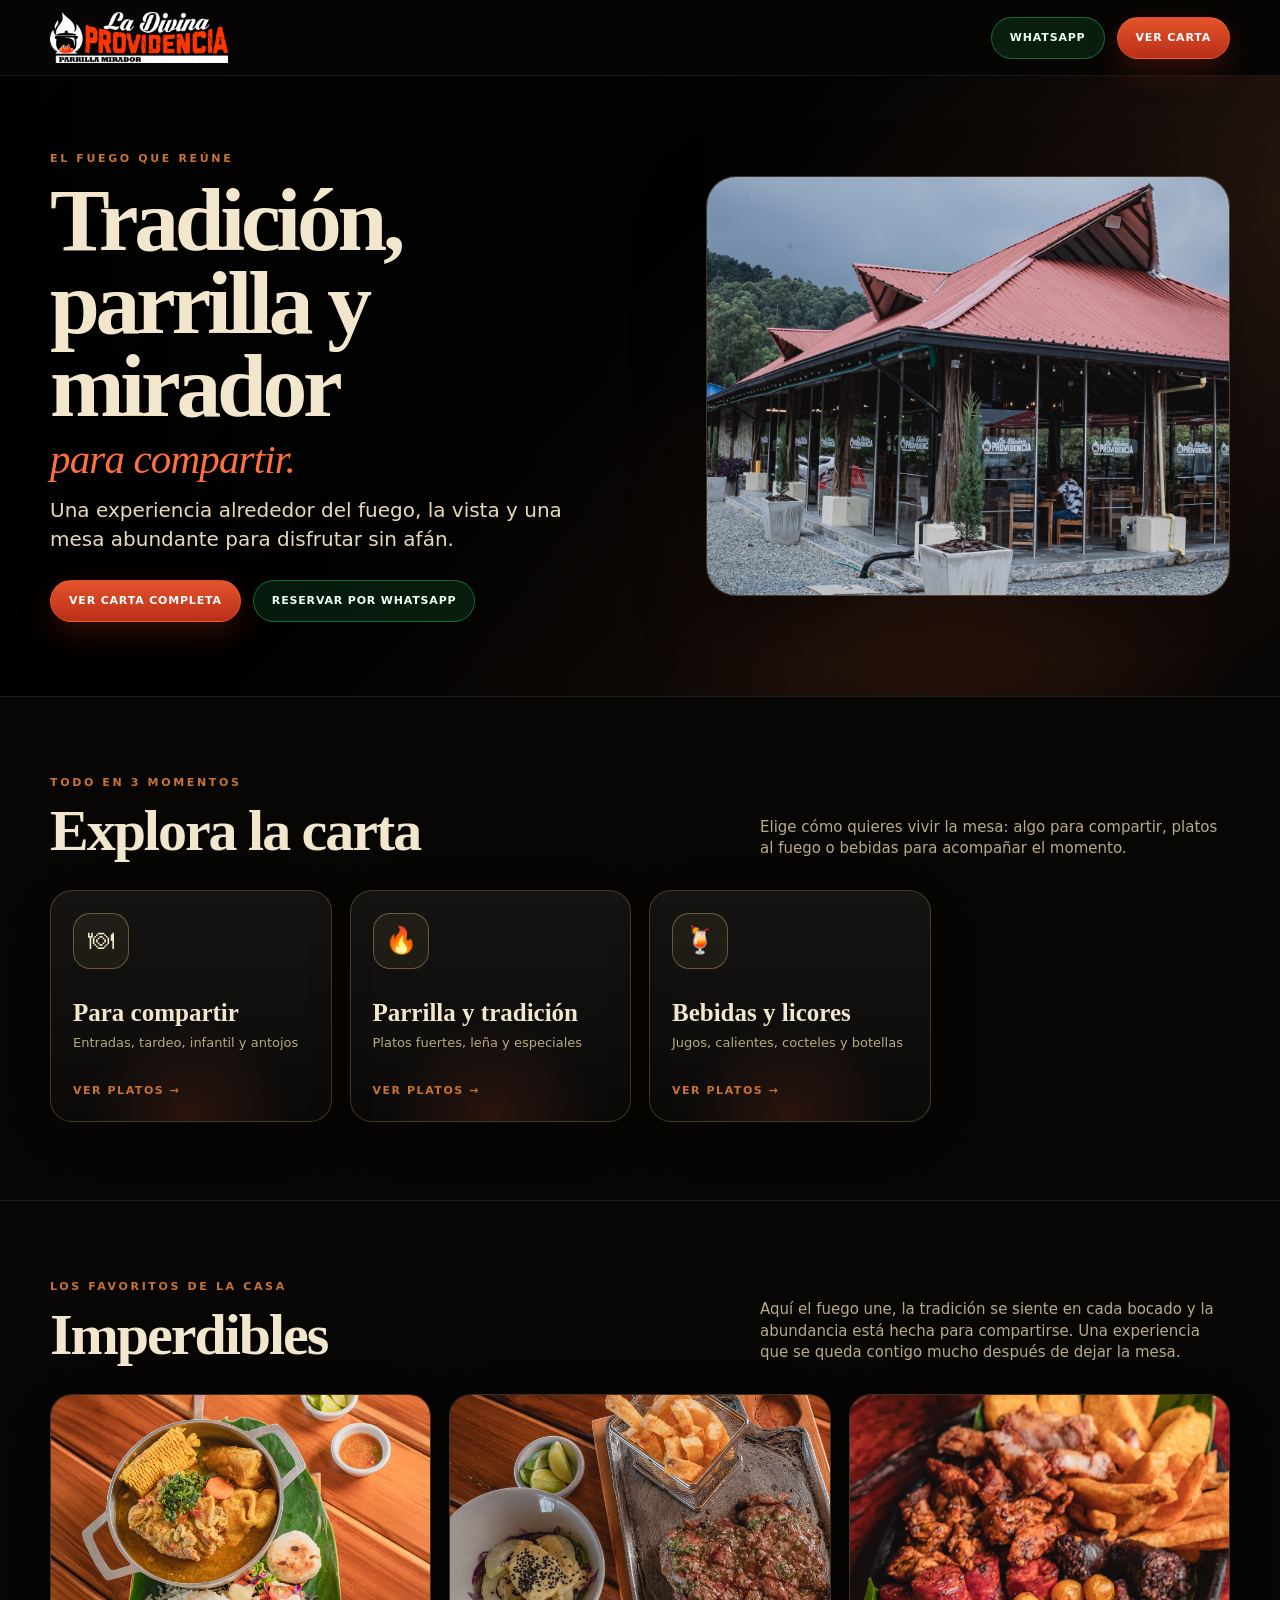
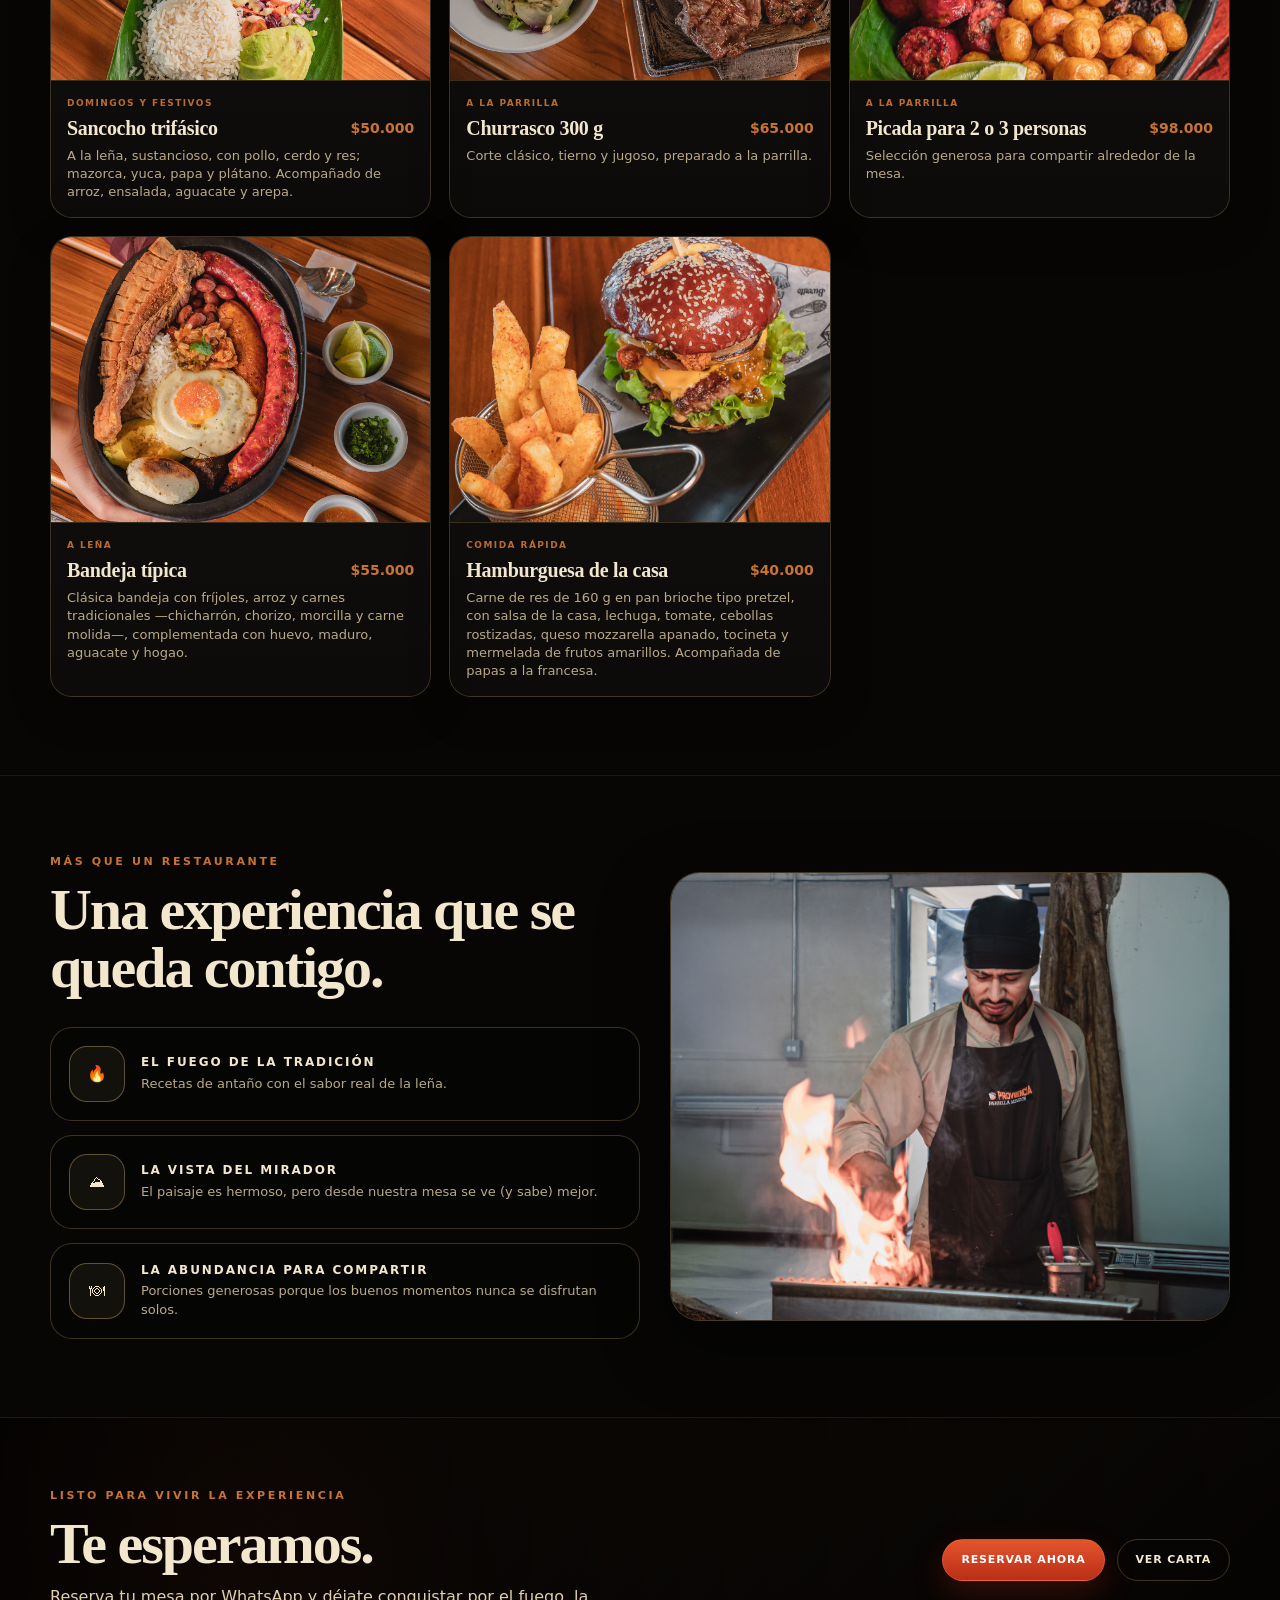
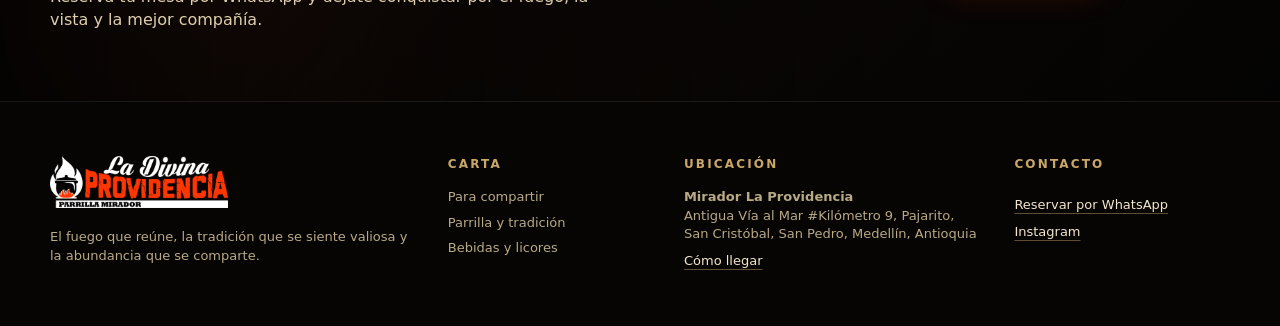
<file: index.html>
<!doctype html>
<html lang="es">
<head>
  <meta charset="utf-8" />
  <meta name="viewport" content="width=device-width, initial-scale=1" />
  <title>La Divina Providencia · Parrilla Mirador</title>
  <meta name="description" content="La Divina Providencia Parrilla Mirador: tradición, parrilla, mirador y una carta abundante para compartir." />
  <meta name="theme-color" content="#070605" />
  <link rel="icon" type="image/png" href="/assets/flavicon.png">
  <link rel="apple-touch-icon" href="/assets/flavicon.png">
  <link rel="preload" href="assets/logo.png" as="image" />
  <link rel="stylesheet" href="styles.css" />
</head>
<body class="home-page">
  <a class="skip-link" href="#main">Saltar al contenido</a>
  <header class="site-nav" data-site-nav><div class="nav-shell"><a class="brand" href="index.html" aria-label="La Divina Providencia - inicio"><img src="assets/logo.png" alt="La Divina Providencia Parrilla Mirador" /></a><nav class="main-actions" aria-label="Navegación principal"><a class="btn btn-wa" href="https://wa.me/573022882611?text=Hola%2C%20quiero%20hacer%20una%20reserva%20en%20La%20Divina%20Providencia." target="_blank" rel="noopener">WhatsApp</a><a class="btn btn-fire desktop-only" href="menu.html">Ver carta</a></nav></div></header>
  <main id="main">
    <section class="hero hero-home" aria-labelledby="home-title"><div class="container hero-grid"><div class="hero-copy"><span class="eyebrow">El fuego que reúne</span><h1 id="home-title">Tradición, parrilla y mirador <em>para compartir.</em></h1><p>Una experiencia alrededor del fuego, la vista y una mesa abundante para disfrutar sin afán.</p><div class="action-row"><a class="btn btn-fire" href="menu.html">Ver carta completa</a><a class="btn btn-wa" href="https://wa.me/573022882611?text=Hola%2C%20quiero%20hacer%20una%20reserva%20en%20La%20Divina%20Providencia." target="_blank" rel="noopener">Reservar por WhatsApp</a></div></div><figure class="visual-card hero-photo"><img src="assets/mirador,-fuego-y-parrilla.jpg" alt="Espacio para foto del mirador, fuego y parrilla" /></figure></div></section>
    <section class="section section-categories" id="carta" aria-labelledby="explora-title"><div class="container"><div class="split-heading"><div><span class="eyebrow">Todo en 3 momentos</span><h2 id="explora-title">Explora la carta</h2></div><p>Elige cómo quieres vivir la mesa: algo para compartir, platos al fuego o bebidas para acompañar el momento.</p></div><div class="category-grid">
          <a class="category-card" href="menu.html#para-compartir">
            <span class="icon-box" aria-hidden="true">🍽</span>
            <div class="category-card-copy"><h3>Para compartir</h3><p>Entradas, tardeo, infantil y antojos</p></div>
            <span class="arrow">Ver platos →</span>
          </a>
          <a class="category-card" href="menu.html#parrilla-tradicion">
            <span class="icon-box" aria-hidden="true">🔥</span>
            <div class="category-card-copy"><h3>Parrilla y tradición</h3><p>Platos fuertes, leña y especiales</p></div>
            <span class="arrow">Ver platos →</span>
          </a>
          <a class="category-card" href="menu.html#bebidas-licores">
            <span class="icon-box" aria-hidden="true">🍹</span>
            <div class="category-card-copy"><h3>Bebidas y licores</h3><p>Jugos, calientes, cocteles y botellas</p></div>
            <span class="arrow">Ver platos →</span>
          </a></div></div></section>
    <section class="section section-featured" aria-labelledby="featured-title"><div class="container"><div class="split-heading"><div><span class="eyebrow">Los favoritos de la casa</span><h2 id="featured-title">Imperdibles</h2></div><p>Aquí el fuego une, la tradición se siente en cada bocado y la abundancia está hecha para compartirse. Una experiencia que se queda contigo mucho después de dejar la mesa. </p></div><div class="product-grid featured-grid"><a class="product-card" aria-label="Ver sancocho en la carta">
      <div class="product-media">
        <img loading="lazy" src="assets/Products/Sancocho-Trifasico.jpg" alt="Foto de sancocho" onerror="this.onerror=null;this.src='assets/product-placeholder.svg'">
      </div>
      <div class="product-body">
        <div class="product-meta">Domingos y festivos</div>
        <div class="product-top">
          <h3>Sancocho trifásico</h3>
          <strong class="price">$50.000</strong>
        </div>
        <p>A la leña, sustancioso, con pollo, cerdo y res; mazorca, yuca, papa y plátano. Acompañado de arroz, ensalada, aguacate y arepa.</p>
      </div>
    </a><a class="product-card" aria-label="Ver Churrasco 300 g en la carta">
      <div class="product-media">
        <img loading="lazy" src="assets/Products/Churrasco.jpg" alt="Foto de Churrasco 300 g" onerror="this.onerror=null;this.src='assets/product-placeholder.svg'">
      </div>
      <div class="product-body">
        <div class="product-meta">A la parrilla</div>
        <div class="product-top">
          <h3>Churrasco 300 g</h3>
          <strong class="price">$65.000</strong>
        </div>
        <p>Corte clásico, tierno y jugoso, preparado a la parrilla.</p>
      </div>
    </a><a class="product-card" aria-label="Ver Picada para 2 o 3 personas en la carta">
      <div class="product-media">
        <img loading="lazy" src="assets/Products/Picada.jpg" alt="Foto de Picada para 2 o 3 personas" onerror="this.onerror=null;this.src='assets/product-placeholder.svg'">
      </div>
      <div class="product-body">
        <div class="product-meta">A la parrilla</div>
        <div class="product-top">
          <h3>Picada para 2 o 3 personas</h3>
          <strong class="price">$98.000</strong>
        </div>
        <p>Selección generosa para compartir alrededor de la mesa.</p>
      </div>
    </a><a class="product-card" aria-label="Ver Bandeja típica en la carta">
      <div class="product-media">
        <img loading="lazy" src="assets/Products/Bandeja-Tipica.jpg" alt="Foto de Bandeja típica" onerror="this.onerror=null;this.src='assets/product-placeholder.svg'">
      </div>
      <div class="product-body">
        <div class="product-meta">A leña</div>
        <div class="product-top">
          <h3>Bandeja típica</h3>
          <strong class="price">$55.000</strong>
        </div>
        <p>Clásica bandeja con fríjoles, arroz y carnes tradicionales —chicharrón, chorizo, morcilla y carne molida—, complementada con huevo, maduro, aguacate y hogao.</p>
      </div>
    </a><a class="product-card" aria-label="Ver Hamburguesa de la casa en la carta">
      <div class="product-media">
        <img loading="lazy" src="assets/Products/Hamburguesa-de-la-Casa.jpg" alt="Foto de Hamburguesa de la casa" onerror="this.onerror=null;this.src='assets/product-placeholder.svg'">
      </div>
      <div class="product-body">
        <div class="product-meta">Comida rápida</div>
        <div class="product-top">
          <h3>Hamburguesa de la casa</h3>
          <strong class="price">$40.000</strong>
        </div>
        <p>Carne de res de 160 g en pan brioche tipo pretzel, con salsa de la casa, lechuga, tomate, cebollas rostizadas, queso mozzarella apanado, tocineta y mermelada de frutos amarillos. Acompañada de papas a la francesa.</p>
      </div>
    </a></div></div></section>
    <section class="section section-experience" id="experiencia" aria-labelledby="experience-title"><div class="container experience-grid"><div class="experience-copy"><span class="eyebrow">Más que un restaurante</span><h2 id="experience-title">Una experiencia que se queda contigo.</h2><div class="pillars"><article class="pillar"><span>🔥</span><div><h3>El Fuego de la Tradición</h3><p>Recetas de antaño con el sabor real de la leña.</p></div></article><article class="pillar"><span>⛰</span><div><h3>La Vista del Mirador</h3><p>El paisaje es hermoso, pero desde nuestra mesa se ve (y sabe) mejor.</p></div></article><article class="pillar"><span>🍽</span><div><h3>La Abundancia para Compartir</h3><p>Porciones generosas porque los buenos momentos nunca se disfrutan solos.</p></div></article></div></div><figure class="visual-card experience-photo"><img src="assets/Experiencia-parrilla.jpg" alt="picada" /></figure></div></section>
    <section class="cta-band" aria-labelledby="cta-title"><div class="container cta-grid"><div><span class="eyebrow">Listo para vivir la experiencia</span><h2 id="cta-title">Te esperamos.</h2><p>Reserva tu mesa por WhatsApp y déjate conquistar por el fuego, la vista y la mejor compañía.</p></div><div class="action-row cta-actions"><a class="btn btn-fire" href="https://wa.me/573022882611?text=Hola%2C%20quiero%20hacer%20una%20reserva%20en%20La%20Divina%20Providencia." target="_blank" rel="noopener">Reservar ahora</a><a class="btn btn-outline" href="menu.html">Ver carta</a></div></div></section>
  </main>
  <footer class="site-footer" id="ubicacion"><div class="container footer-grid"><div class="footer-brand"><img src="assets/logo.png" alt="La Divina Providencia Parrilla Mirador" /><p>El fuego que reúne, la tradición que se siente valiosa y la abundancia que se comparte.</p></div><div><h3>Carta</h3><ul><li><a href="menu.html#para-compartir">Para compartir</a></li><li><a href="menu.html#parrilla-tradicion">Parrilla y tradición</a></li><li><a href="menu.html#bebidas-licores">Bebidas y licores</a></li></ul></div><div><h3>Ubicación</h3><p><strong>Mirador La Providencia</strong><br>Antigua Vía al Mar #Kilómetro 9, Pajarito, San Cristóbal, San Pedro, Medellín, Antioquia</p><a class="text-link" href="https://www.google.com/maps/search/?api=1&query=Mirador+La+Providencia+Antigua+V%C3%ADa+al+Mar+Kil%C3%B3metro+9+Pajarito+San+Crist%C3%B3bal+San+Pedro+Medell%C3%ADn+Antioquia" target="_blank" rel="noopener">Cómo llegar</a></div><div><h3>Contacto</h3><a class="text-link" href="https://wa.me/573022882611?text=Hola%2C%20quiero%20hacer%20una%20reserva%20en%20La%20Divina%20Providencia." target="_blank" rel="noopener">Reservar por WhatsApp</a><br><a class="text-link" href="https://www.instagram.com/divinaprovidenciamirador/?hl=es" target="_blank" rel="noopener">Instagram</a></div></div></footer>
</body>
</html>
</file>
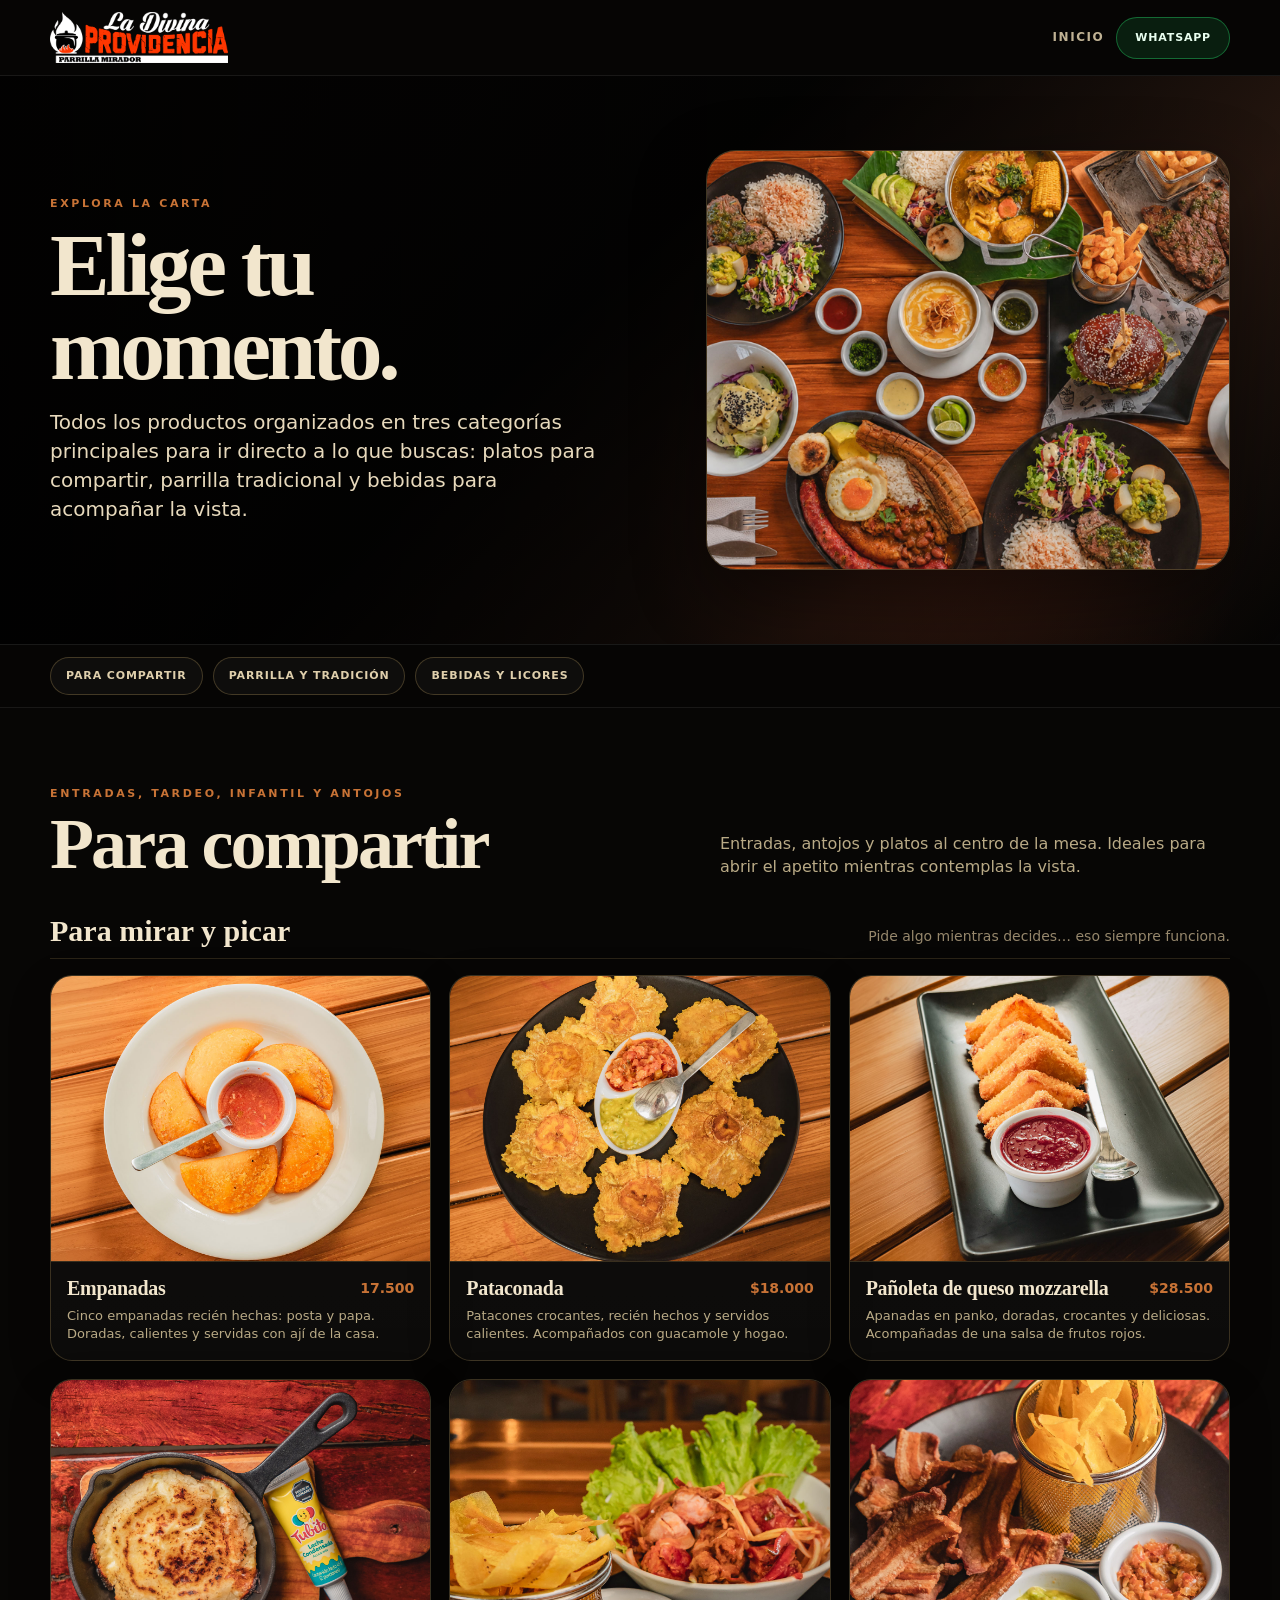
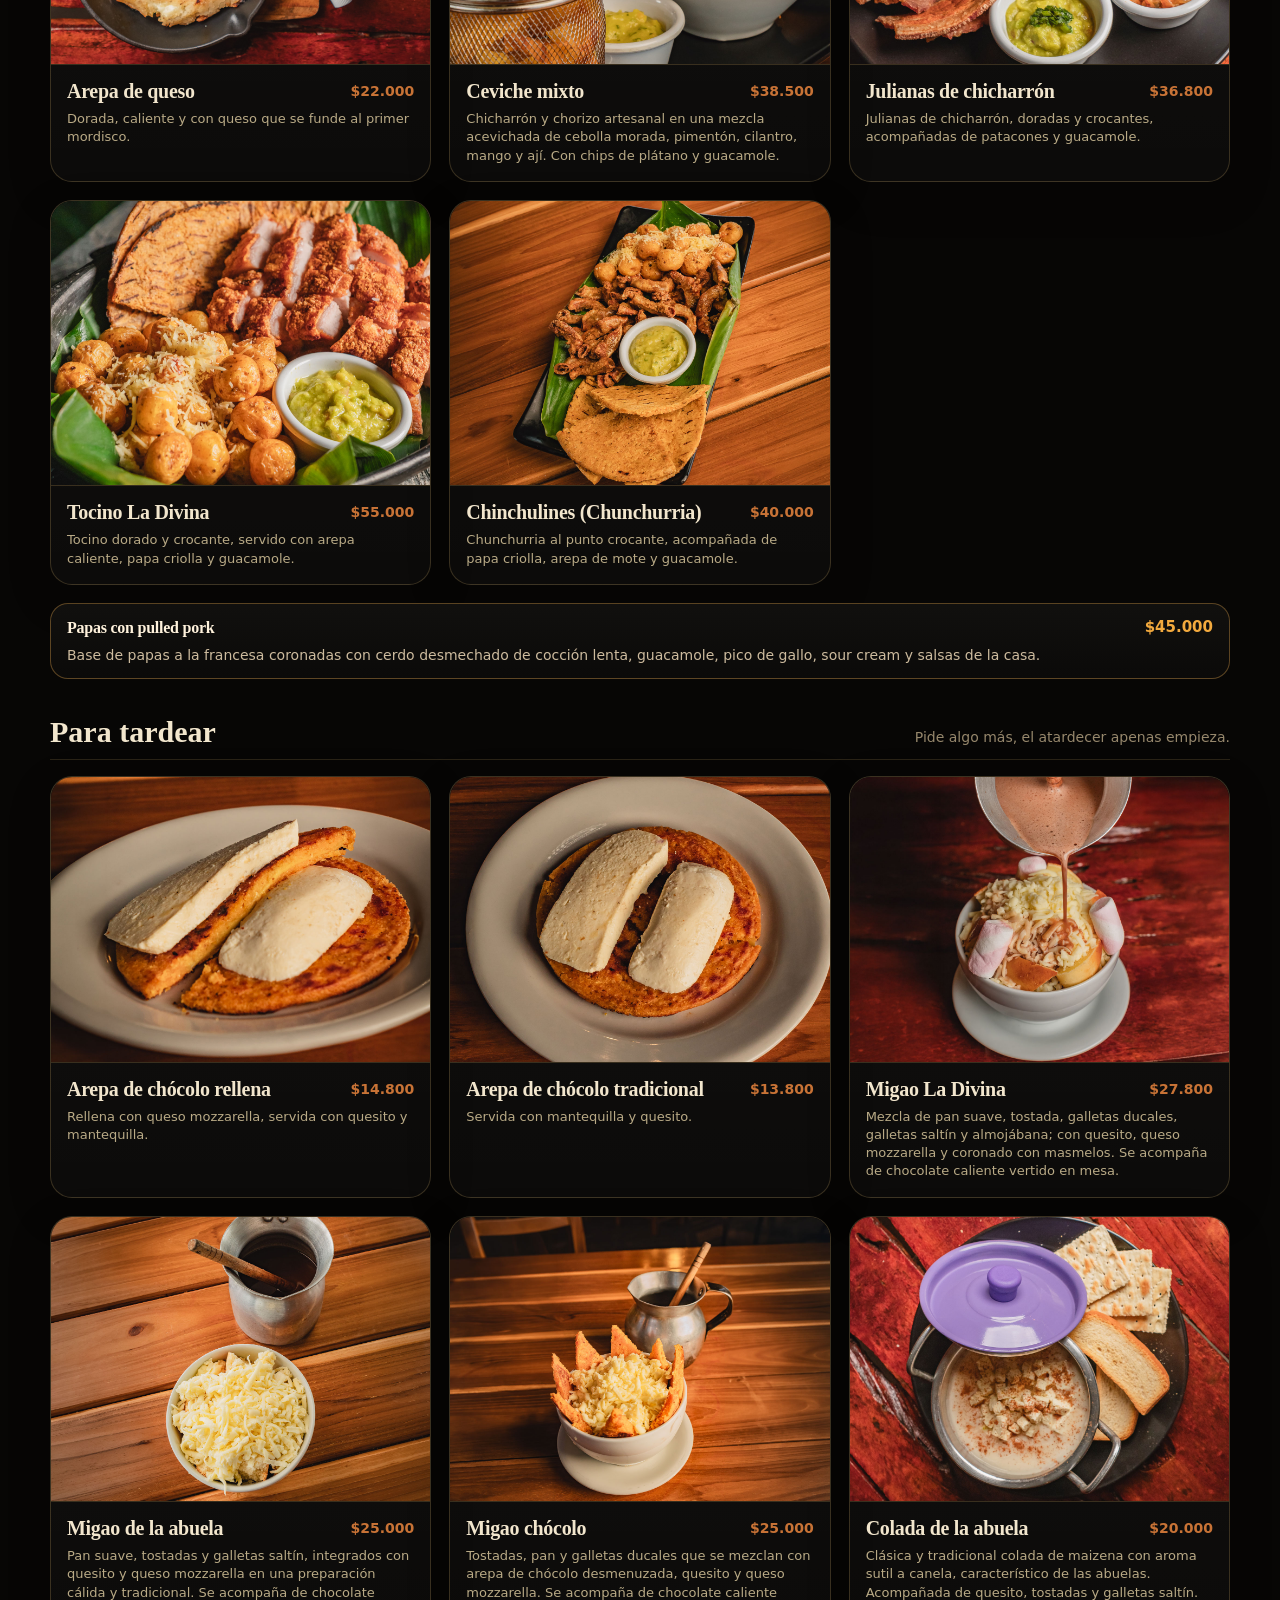
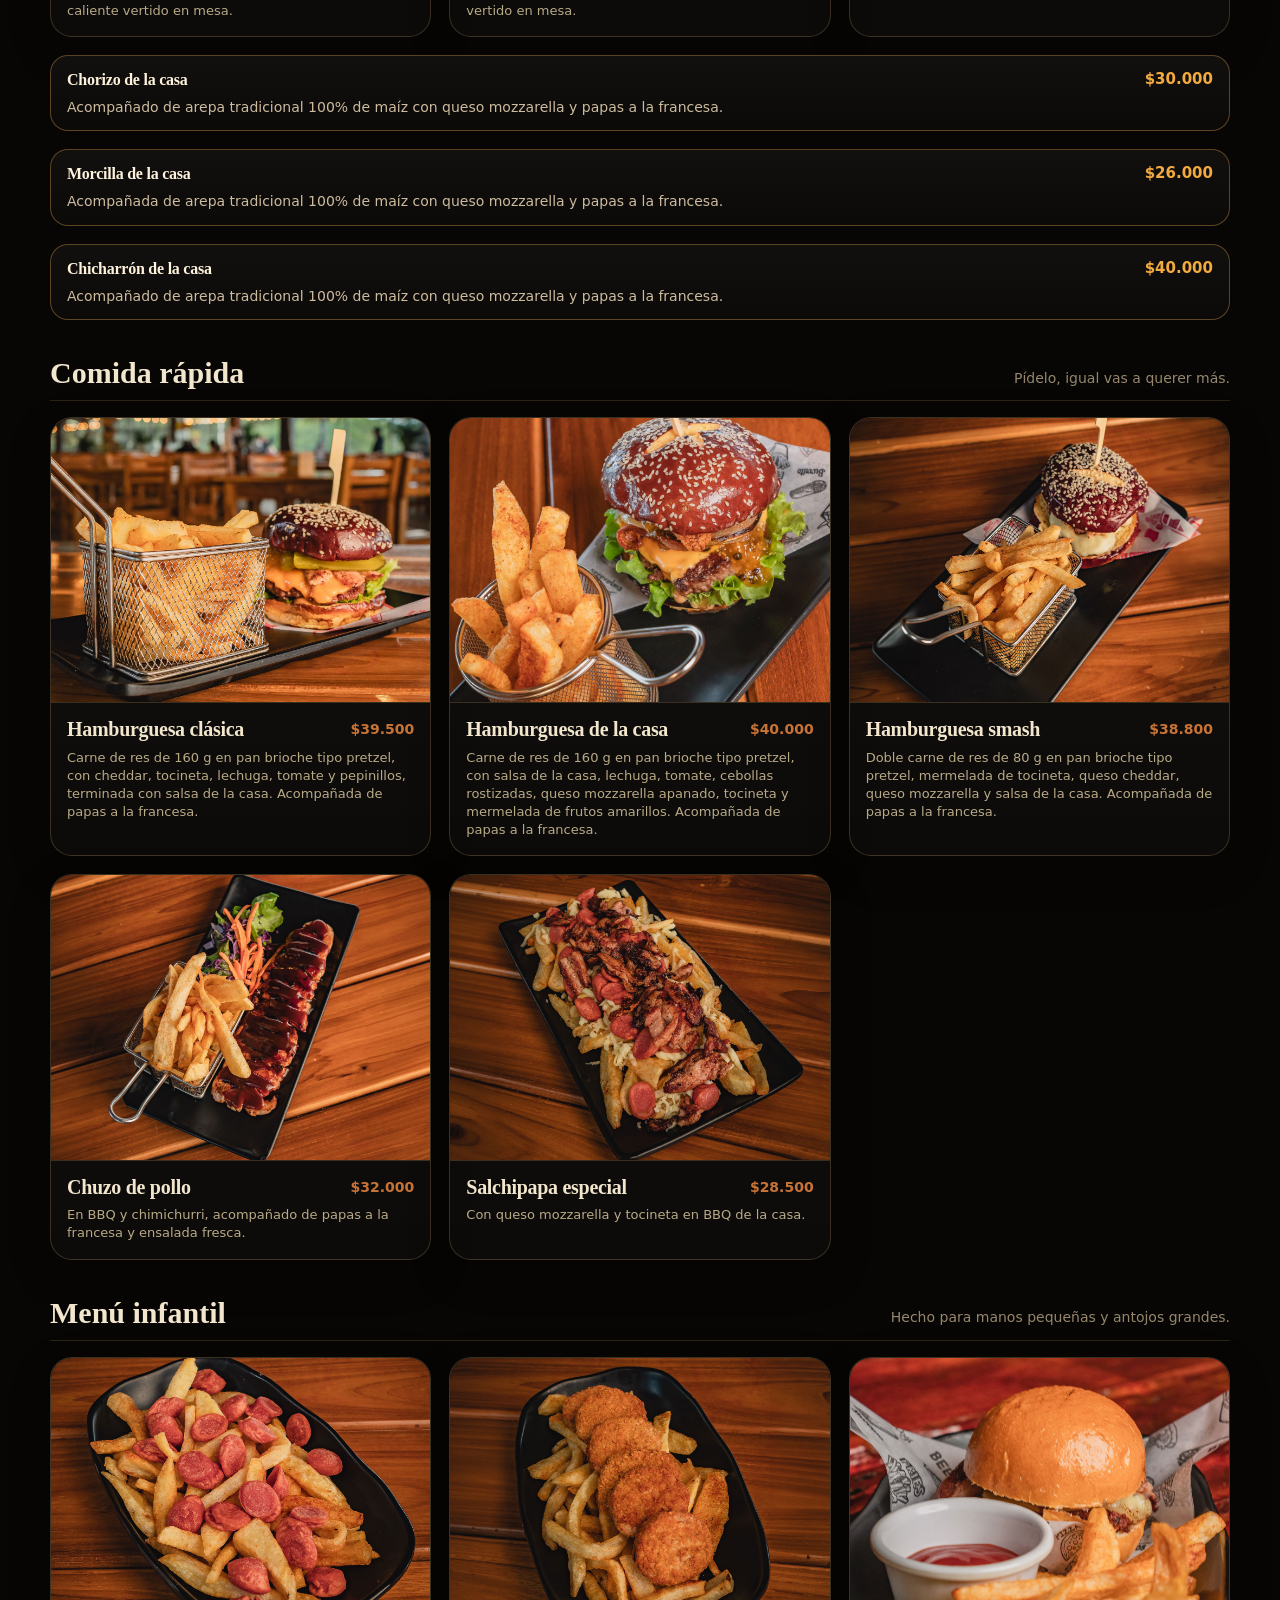
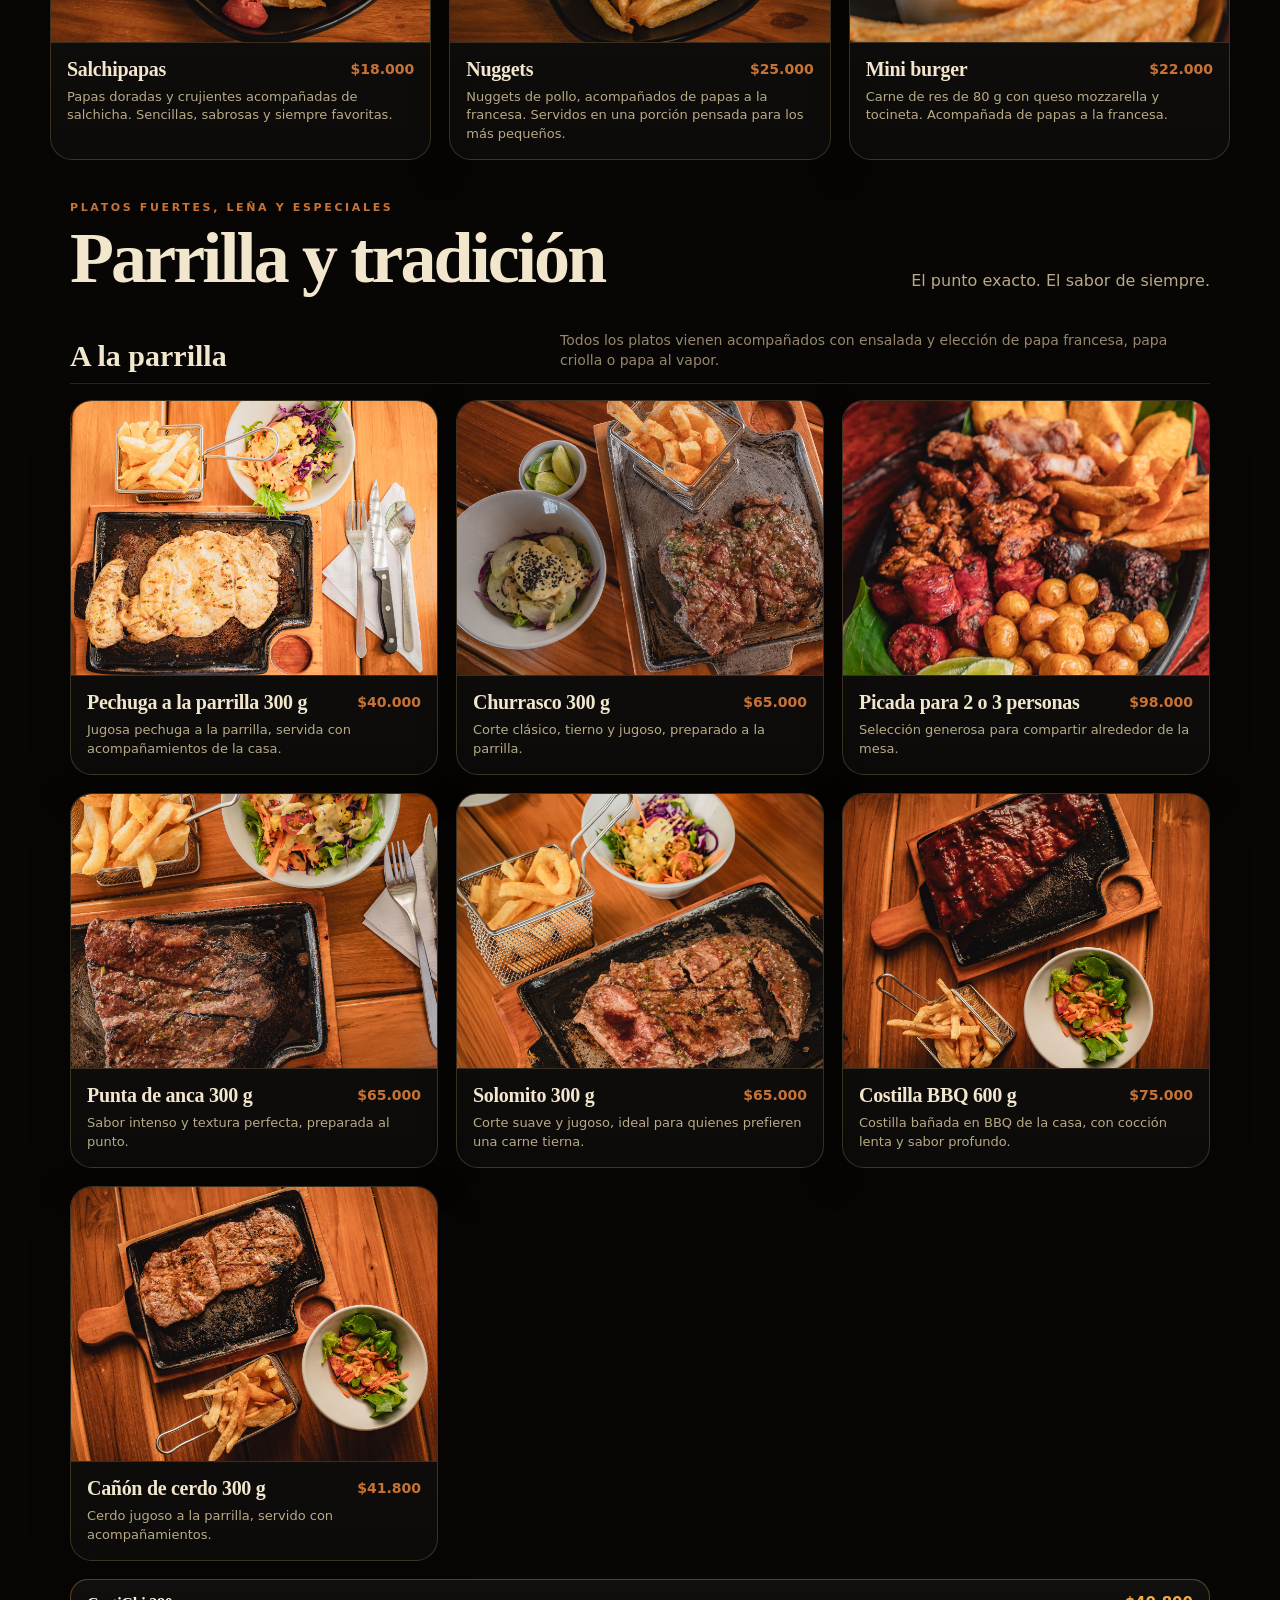
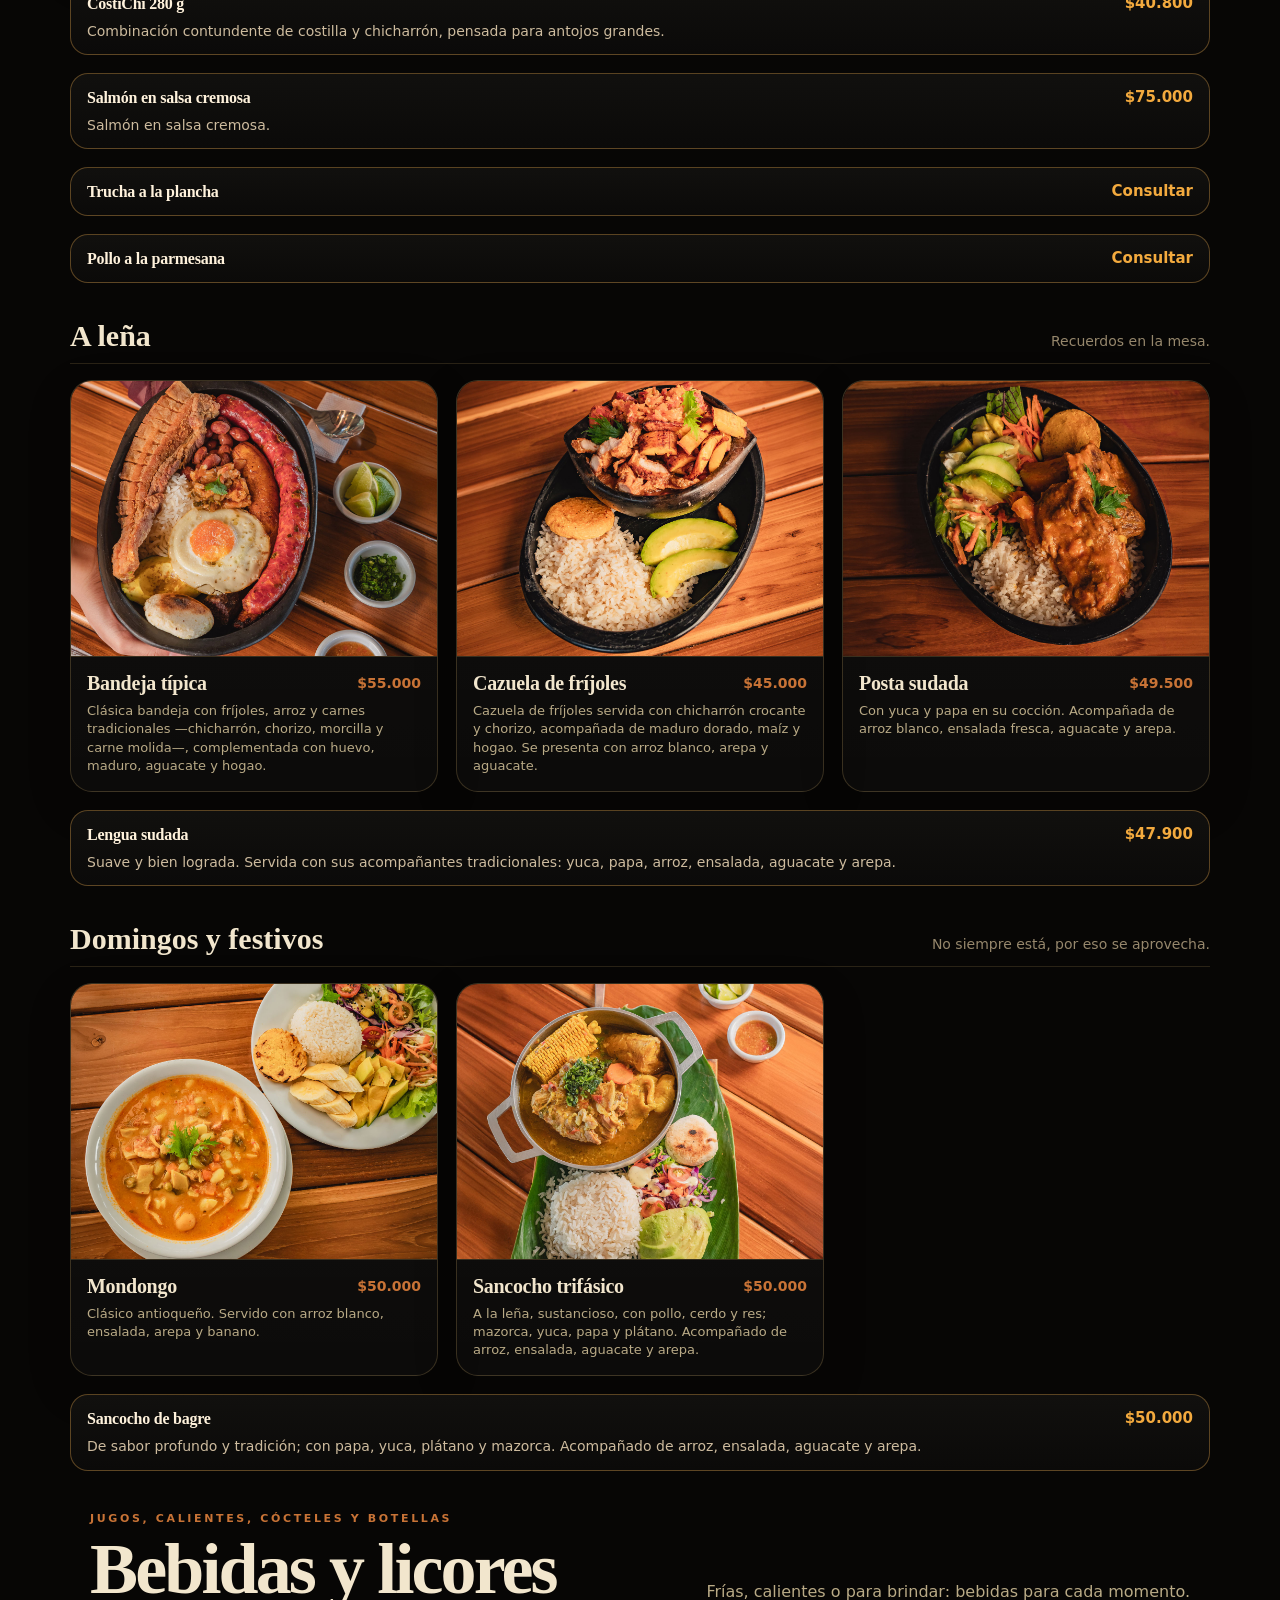
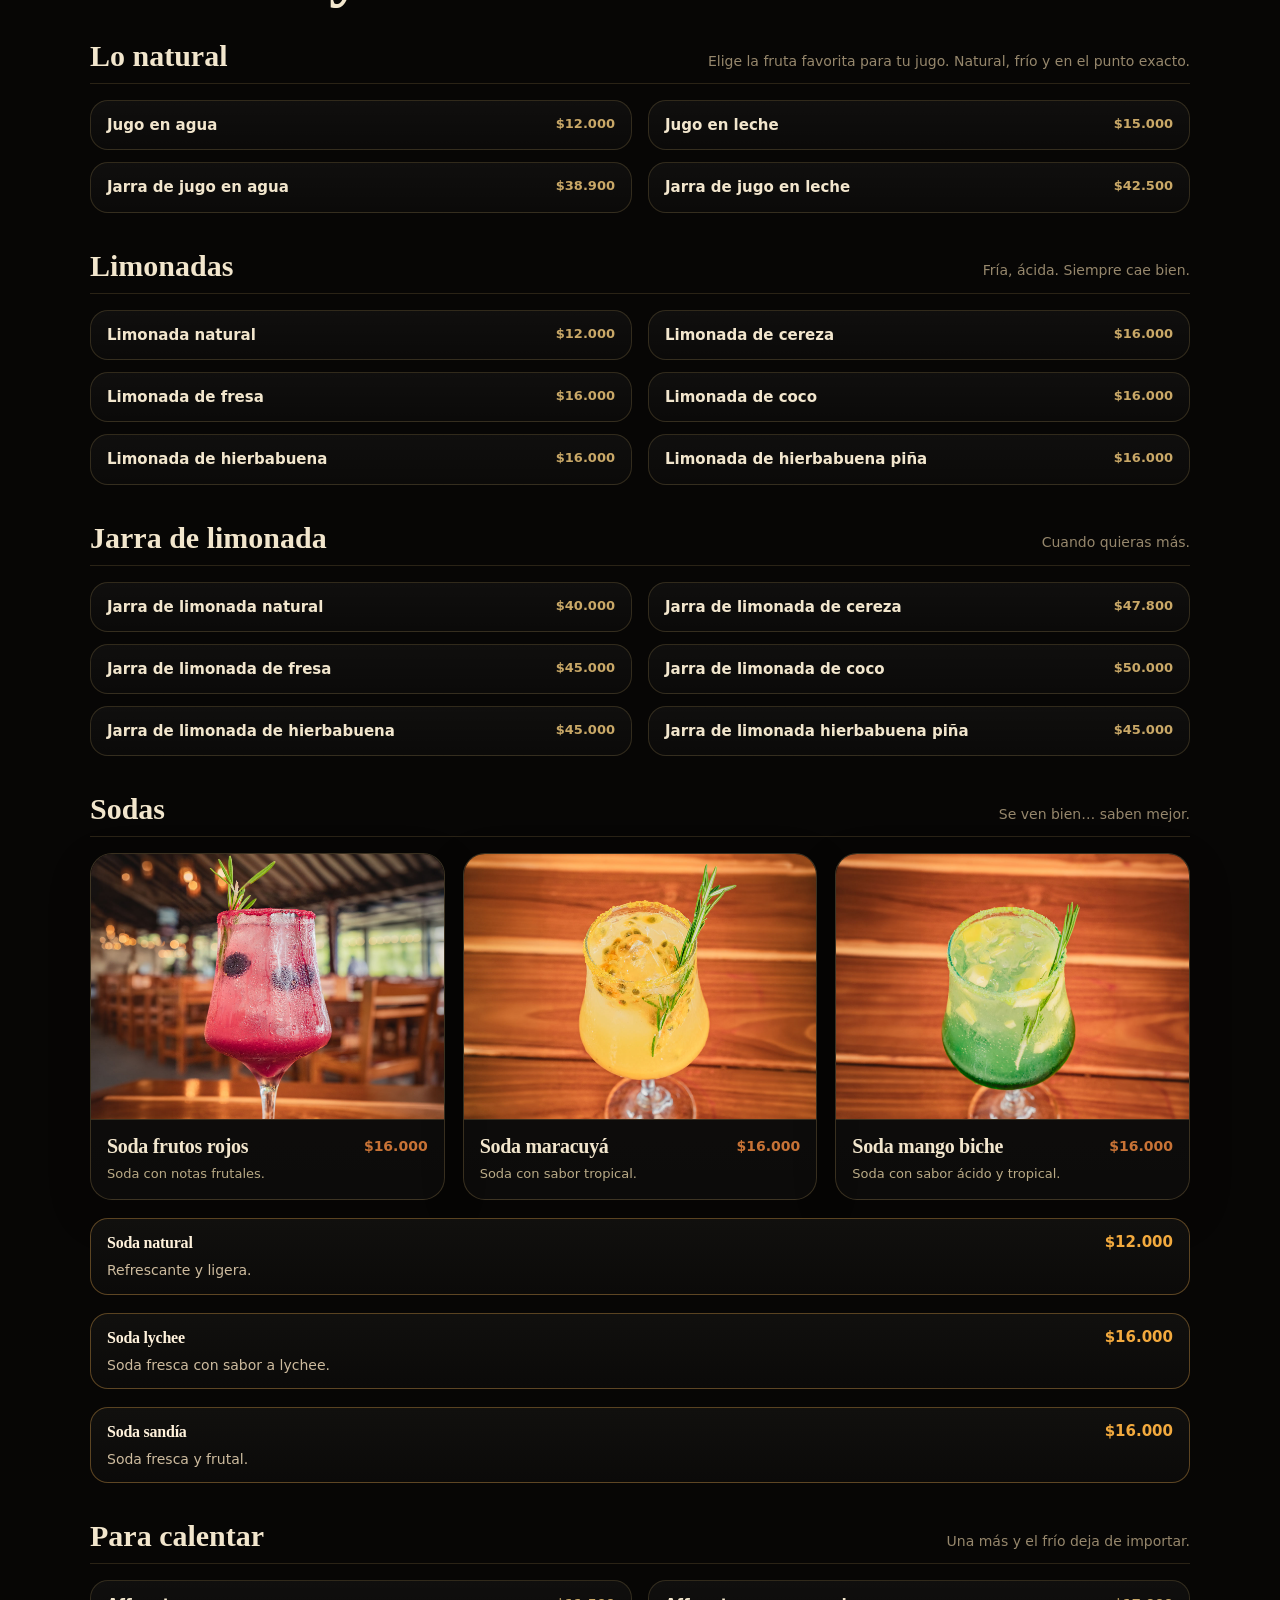
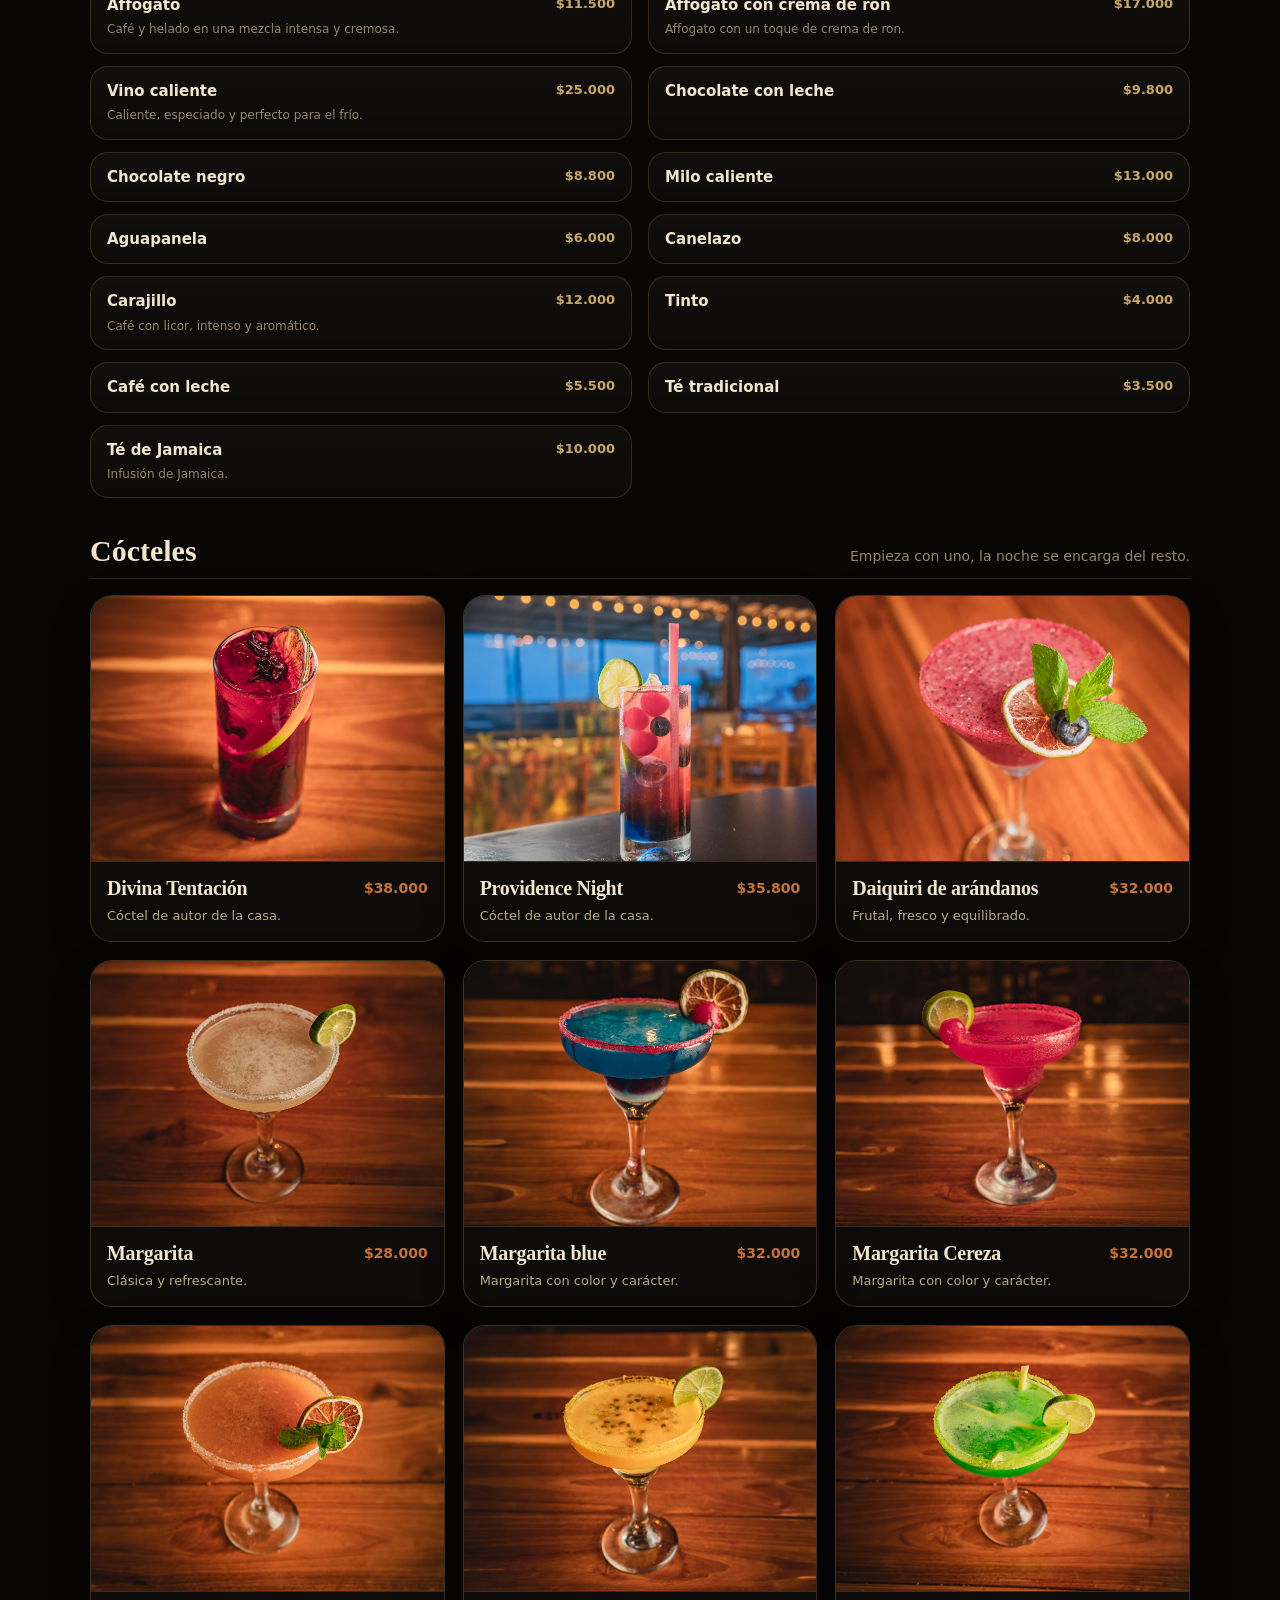
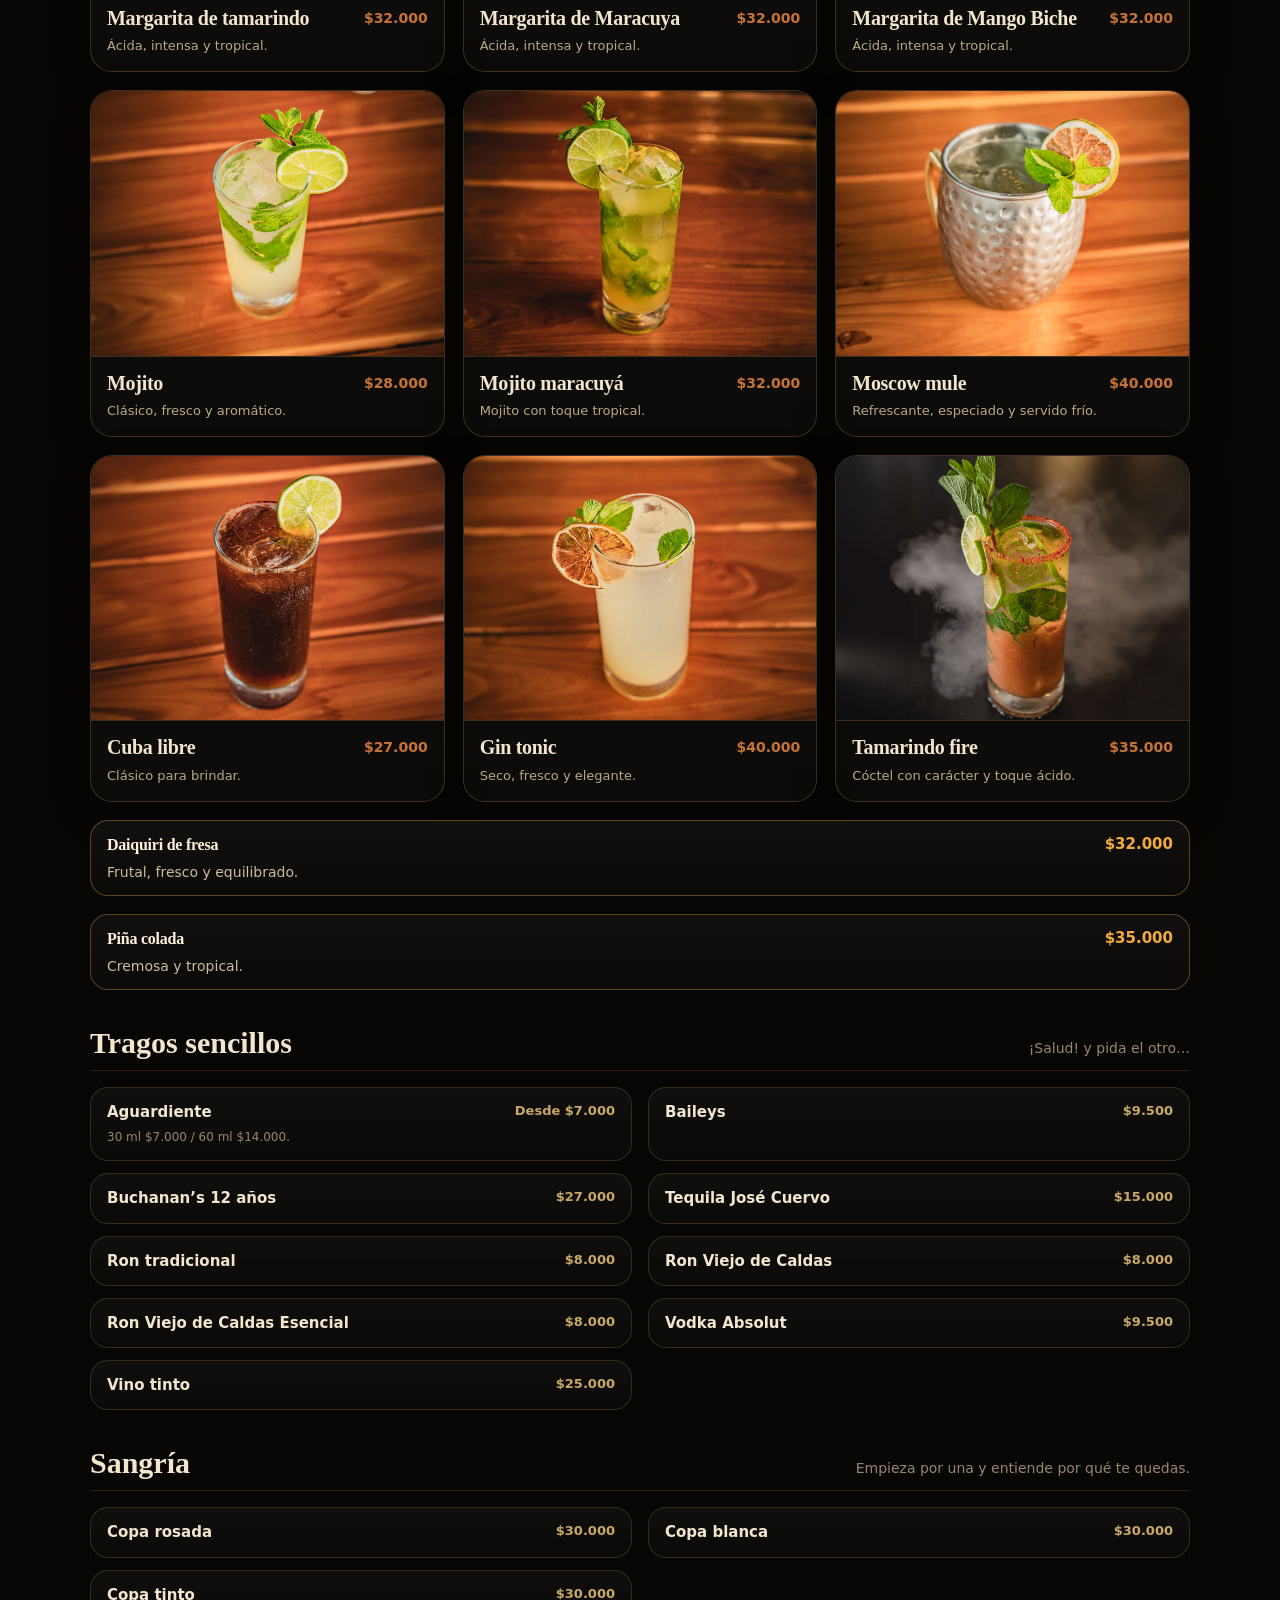
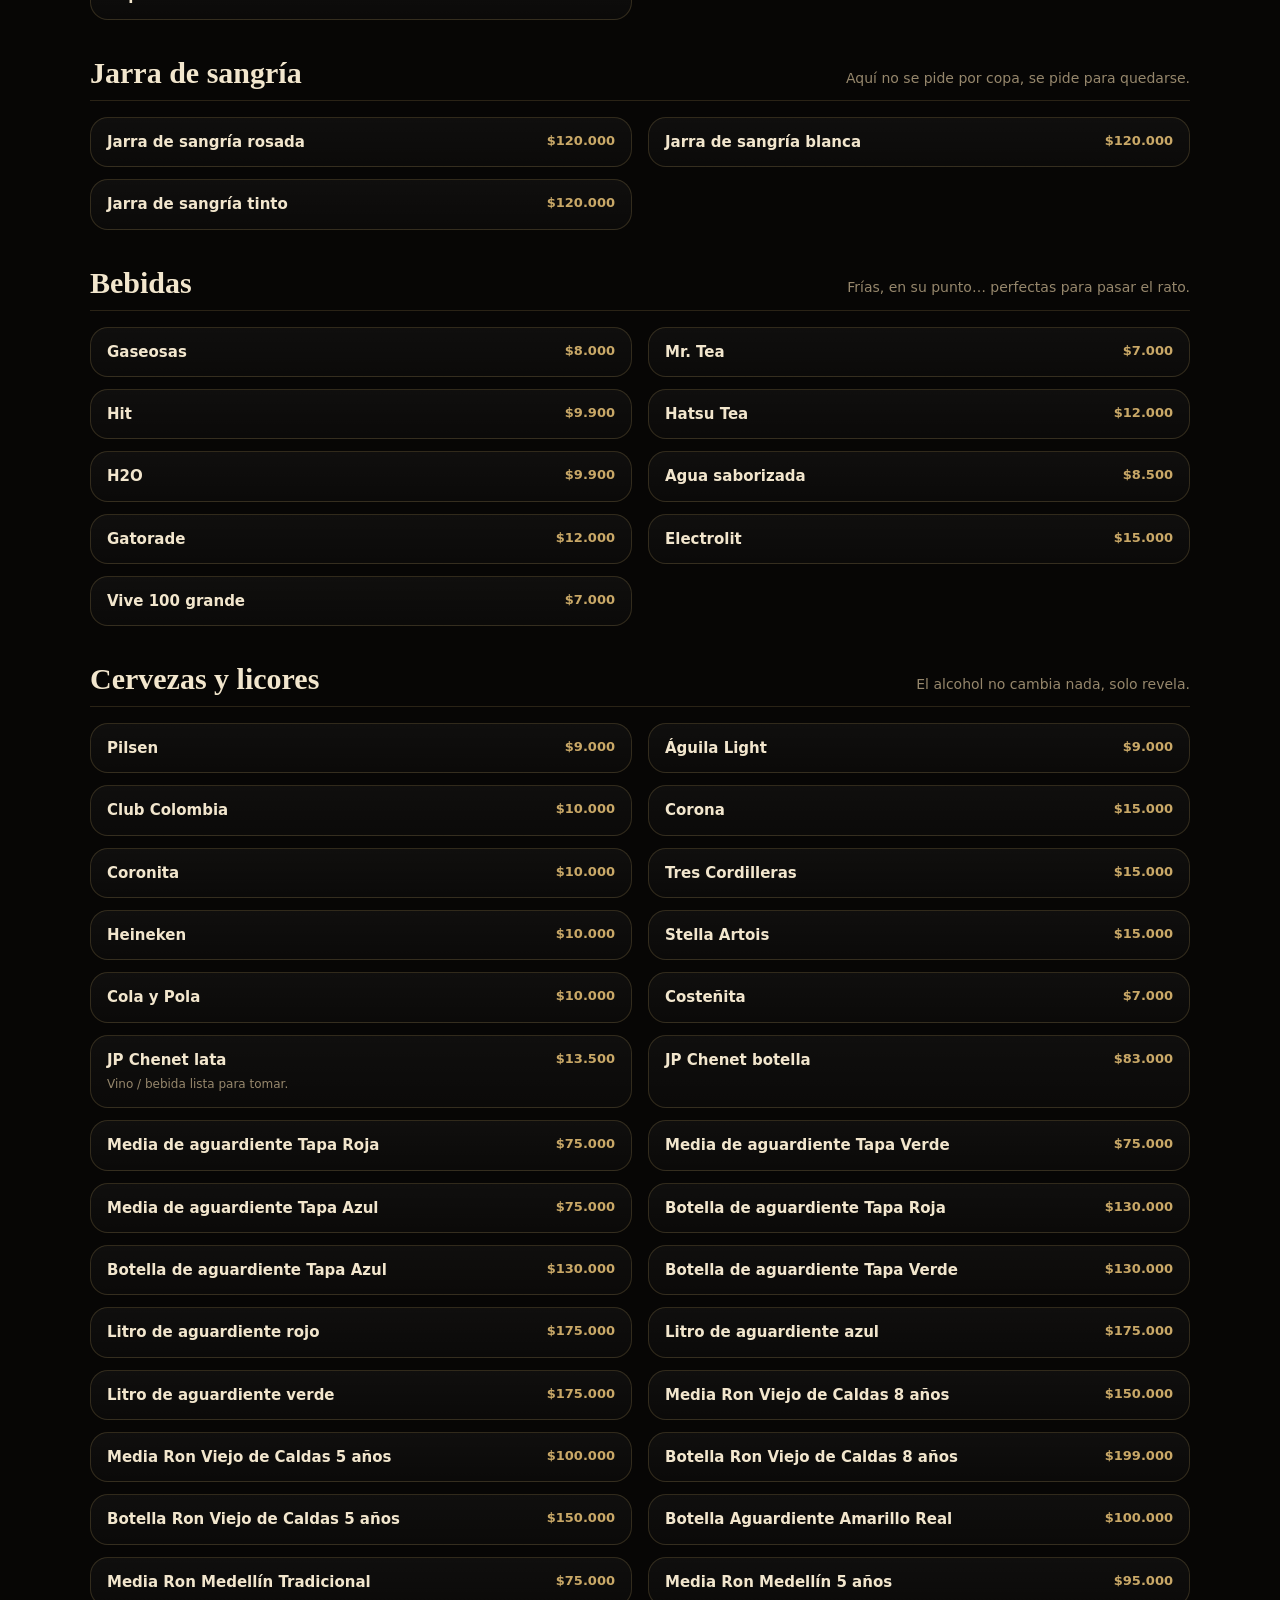
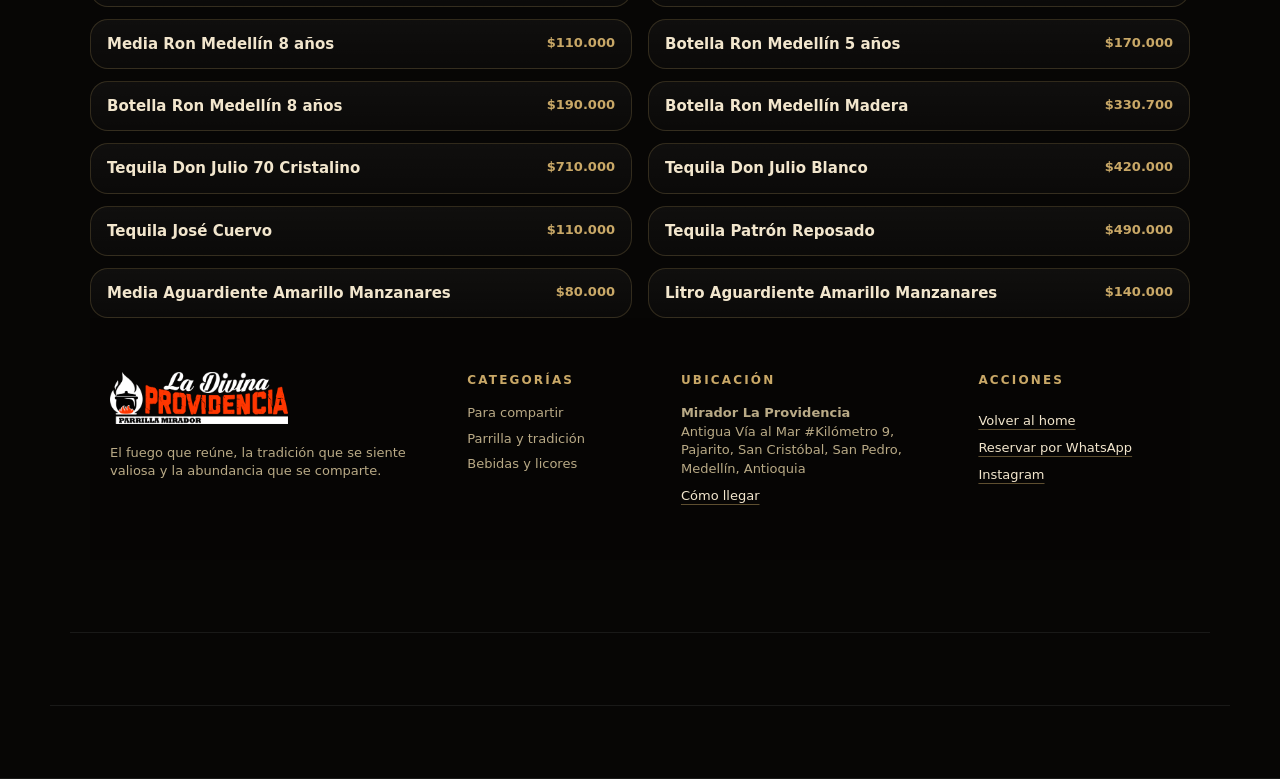
<file: menu.html>
<!DOCTYPE html>
<html lang="es">
 <head>
  <meta charset="utf-8"/>
  <meta content="width=device-width, initial-scale=1" name="viewport"/>
  <title>
   Menú digital · La Divina Providencia
  </title>
  <meta content="Carta completa de La Divina Providencia Parrilla Mirador organizada por categorías, con precios y espacios para fotografías." name="description"/>
  <meta content="#070605" name="theme-color"/>
  <link href="/assets/flavicon.png" rel="icon" type="image/png"/>
  <link href="/assets/flavicon.png" rel="apple-touch-icon"/>
  <link as="image" href="assets/logo.png" rel="preload"/>
  <link href="styles.css" rel="stylesheet"/>
  <style id="product-cards-no-image-styles">
   /* =========================================================
   TARJETAS DE PRODUCTOS SIN FOTOGRAFÍA
   Estas tarjetas ya están ubicadas al final de cada .product-grid.
   ========================================================= */
.product-grid > .product-card.product-card--no-image {
  grid-column: 1 / -1 !important;
  width: 100% !important;
  max-width: 100% !important;
  min-width: 0 !important;
  min-height: 0 !important;
  height: auto !important;
  flex: 0 0 100% !important;
  display: block !important;
  padding: 0 !important;
  margin: 0 !important;
  background: linear-gradient(180deg, #11100e 0%, #0b0a09 100%) !important;
  border: 1px solid rgba(201, 146, 67, 0.42) !important;
  border-radius: 18px !important;
  overflow: hidden !important;
  box-shadow: none !important;
}

.product-grid > .product-card.product-card--no-image .product-body {
  display: block !important;
  width: 100% !important;
  min-height: 0 !important;
  height: auto !important;
  padding: 14px 16px 13px !important;
  margin: 0 !important;
  box-sizing: border-box !important;
}

.product-grid > .product-card.product-card--no-image .product-top {
  display: flex !important;
  align-items: flex-start !important;
  justify-content: space-between !important;
  gap: 20px !important;
  width: 100% !important;
  margin: 0 !important;
}

.product-grid > .product-card.product-card--no-image .product-top h3 {
  margin: 0 !important;
  color: #fff2dc !important;
  font-size: 16px !important;
  font-weight: 700 !important;
  line-height: 1.25 !important;
}

.product-grid > .product-card.product-card--no-image .price {
  flex: 0 0 auto !important;
  margin: 0 !important;
  color: #f3aa3e !important;
  font-size: 15px !important;
  font-weight: 700 !important;
  line-height: 1.25 !important;
  white-space: nowrap !important;
}

.product-grid > .product-card.product-card--no-image .product-body > p {
  margin: 7px 0 0 !important;
  color: #cdbb9e !important;
  font-size: 14px !important;
  line-height: 1.45 !important;
}

@media (max-width: 600px) {
  .product-grid > .product-card.product-card--no-image {
    border-radius: 16px !important;
  }

  .product-grid > .product-card.product-card--no-image .product-body {
    padding: 13px 15px !important;
  }

  .product-grid > .product-card.product-card--no-image .product-top {
    gap: 12px !important;
  }

  .product-grid > .product-card.product-card--no-image .product-top h3 {
    font-size: 15px !important;
  }

  .product-grid > .product-card.product-card--no-image .price {
    font-size: 14px !important;
  }

  .product-grid > .product-card.product-card--no-image .product-body > p {
    font-size: 13px !important;
  }
}
  </style>
 </head>
 <body class="menu-page">
  <a class="skip-link" href="#menu-content">
   Saltar al menú
  </a>
  <header class="site-nav" data-site-nav="">
   <div class="nav-shell">
    <a aria-label="La Divina Providencia - inicio" class="brand" href="index.html">
     <img alt="La Divina Providencia Parrilla Mirador" src="assets/logo.png"/>
    </a>
    <nav aria-label="Navegación principal" class="main-actions">
     <a class="nav-link desktop-only" href="index.html">
      Inicio
     </a>
     <a class="btn btn-wa" href="https://wa.me/573022882611?text=Hola%2C%20quiero%20hacer%20una%20reserva%20en%20La%20Divina%20Providencia." rel="noopener" target="_blank">
      WhatsApp
     </a>
    </nav>
   </div>
  </header>
  <main id="menu-content">
   <section aria-labelledby="menu-title" class="hero menu-hero">
    <div class="container hero-grid menu-hero-grid">
     <div class="hero-copy">
      <span class="eyebrow">
       Explora la carta
      </span>
      <h1 id="menu-title">
       Elige tu momento.
      </h1>
      <p>
       Todos los productos organizados en tres categorías principales para ir directo a lo que buscas: platos para compartir, parrilla tradicional y bebidas para acompañar la vista.
      </p>
     </div>
     <figure class="visual-card hero-photo">
      <img alt="Espacio para foto de carta y parrilla" src="assets/Mesa-Completa.jpg"/>
     </figure>
    </div>
   </section>
   <nav aria-label="Accesos rápidos del menú" class="quick-menu" id="quick-menu">
    <div class="container quick-menu-scroll">
     <a class="quick-pill" href="#para-compartir">
      Para compartir
     </a>
     <a class="quick-pill" href="#parrilla-tradicion">
      Parrilla y tradición
     </a>
     <a class="quick-pill" href="#bebidas-licores">
      Bebidas y licores
     </a>
    </div>
   </nav>
   <section class="menu-list">
    <section class="menu-category" id="para-compartir">
        <div class="container">
         <span class="eyebrow">
          Entradas, tardeo, infantil y antojos
         </span>
         <div class="category-title-row">
          <h2>
           Para compartir
          </h2>
          <p>
           Entradas, antojos y platos al centro de la mesa. Ideales para abrir el apetito mientras contemplas la vista.
          </p>
         </div>
         <div class="menu-group" id="mirar-y-picar">
          <div class="group-title-row">
           <h3>
            Para mirar y picar
           </h3>
           <p>
            Pide algo mientras decides… eso siempre funciona.
           </p>
          </div>
          <div class="product-grid">
           <article class="product-card" id="empanadas">
            <div class="product-media">
             <img alt="Foto de Empanadas" loading="lazy" onerror="this.onerror=null;this.src='assets/product-placeholder.svg'" src="assets/Products/empanadas.jpg"/>
            </div>
            <div class="product-body">
             <div class="product-top">
              <h3>
               Empanadas
              </h3>
              <strong class="price">
               17.500
              </strong>
             </div>
             <p>
              Cinco empanadas recién hechas: posta y papa. Doradas, calientes y servidas con ají de la casa.
             </p>
            </div>
           </article>
           <article class="product-card" id="pataconada">
            <div class="product-media">
             <img alt="Foto de Pataconada" loading="lazy" onerror="this.onerror=null;this.src='assets/product-placeholder.svg'" src="assets/Products/pataconada.jpg"/>
            </div>
            <div class="product-body">
             <div class="product-top">
              <h3>
               Pataconada
              </h3>
              <strong class="price">
               $18.000
              </strong>
             </div>
             <p>
              Patacones crocantes, recién hechos y servidos calientes. Acompañados con guacamole y hogao.
             </p>
            </div>
           </article>
           <article class="product-card" id="panoleta-de-queso-mozzarella">
            <div class="product-media">
             <img alt="Foto de Pañoleta de queso mozzarella" loading="lazy" onerror="this.onerror=null;this.src='assets/product-placeholder.svg'" src="assets/Products/panoleta-de-queso-mozzarella.jpg"/>
            </div>
            <div class="product-body">
             <div class="product-top">
              <h3>
               Pañoleta de queso mozzarella
              </h3>
              <strong class="price">
               $28.500
              </strong>
             </div>
             <p>
              Apanadas en panko, doradas, crocantes y deliciosas. Acompañadas de una salsa de frutos rojos.
             </p>
            </div>
           </article>
           <article class="product-card" id="arepa-de-queso">
            <div class="product-media">
             <img alt="Foto de Arepa de queso" loading="lazy" onerror="this.onerror=null;this.src='assets/product-placeholder.svg'" src="assets/Products/Arepa-de-Queso.jpg"/>
            </div>
            <div class="product-body">
             <div class="product-top">
              <h3>
               Arepa de queso
              </h3>
              <strong class="price">
               $22.000
              </strong>
             </div>
             <p>
              Dorada, caliente y con queso que se funde al primer mordisco.
             </p>
            </div>
           </article>
           <article class="product-card" id="ceviche-mixto">
            <div class="product-media">
             <img alt="Foto de Ceviche mixto" loading="lazy" onerror="this.onerror=null;this.src='assets/product-placeholder.svg'" src="assets/Products/ceviche-mixto.jpg"/>
            </div>
            <div class="product-body">
             <div class="product-top">
              <h3>
               Ceviche mixto
              </h3>
              <strong class="price">
               $38.500
              </strong>
             </div>
             <p>
              Chicharrón y chorizo artesanal en una mezcla acevichada de cebolla morada, pimentón, cilantro, mango y ají. Con chips de plátano y guacamole.
             </p>
            </div>
           </article>
           <article class="product-card" id="julianas-de-chicharron">
            <div class="product-media">
             <img alt="Foto de Julianas de chicharrón" loading="lazy" onerror="this.onerror=null;this.src='assets/product-placeholder.svg'" src="assets/Products/Julianas-de-Chicharron.jpg"/>
            </div>
            <div class="product-body">
             <div class="product-top">
              <h3>
               Julianas de chicharrón
              </h3>
              <strong class="price">
               $36.800
              </strong>
             </div>
             <p>
              Julianas de chicharrón, doradas y crocantes, acompañadas de patacones y guacamole.
             </p>
            </div>
           </article>
           <article class="product-card" id="tocino-la-divina">
            <div class="product-media">
             <img alt="Foto de Tocino La Divina" loading="lazy" onerror="this.onerror=null;this.src='assets/product-placeholder.svg'" src="assets/Products/Tocino-la-Divina.jpg"/>
            </div>
            <div class="product-body">
             <div class="product-top">
              <h3>
               Tocino La Divina
              </h3>
              <strong class="price">
               $55.000
              </strong>
             </div>
             <p>
              Tocino dorado y crocante, servido con arepa caliente, papa criolla y guacamole.
             </p>
            </div>
           </article>
           <article class="product-card" id="Chinchulines">
            <div class="product-media">
             <img alt="Foto de Chinchulines" loading="lazy" onerror="this.onerror=null;this.src='assets/product-placeholder.svg'" src="assets/Products/Chinchulines.jpg"/>
            </div>
            <div class="product-body">
             <div class="product-top">
              <h3>
               Chinchulines (Chunchurria)
              </h3>
              <strong class="price">
               $40.000
              </strong>
             </div>
             <p>
              Chunchurria al punto crocante, acompañada de papa criolla, arepa de mote y guacamole.
             </p>
            </div>
           </article>
           <article class="product-card product-card--no-image" id="papas-con-pulled-pork">
            <div class="product-body">
             <div class="product-top">
              <h3>
               Papas con pulled pork
              </h3>
              <strong class="price">
               $45.000
              </strong>
             </div>
             <p>
              Base de papas a la francesa coronadas con cerdo desmechado de cocción lenta, guacamole, pico de gallo, sour cream y salsas de la casa.
             </p>
            </div>
           </article>
          </div>
         </div>
         <div class="menu-group" id="para-tardear">
          <div class="group-title-row">
           <h3>
            Para tardear
           </h3>
           <p>
            Pide algo más, el atardecer apenas empieza.
           </p>
          </div>
          <div class="product-grid">
           <article class="product-card" id="arepa-de-chocolo-rellena">
            <div class="product-media">
             <img alt="Foto de Arepa de chócolo rellena" loading="lazy" onerror="this.onerror=null;this.src='assets/product-placeholder.svg'" src="assets/Products/arepa-de-chocolo-rellena.jpg"/>
            </div>
            <div class="product-body">
             <div class="product-top">
              <h3>
               Arepa de chócolo rellena
              </h3>
              <strong class="price">
               $14.800
              </strong>
             </div>
             <p>
              Rellena con queso mozzarella, servida con quesito y mantequilla.
             </p>
            </div>
           </article>
           <article class="product-card" id="arepa-de-chocolo-tradicional">
            <div class="product-media">
             <img alt="Foto de Arepa de chócolo tradicional" loading="lazy" onerror="this.onerror=null;this.src='assets/product-placeholder.svg'" src="assets/Products/arepa-de-chocolo-tradicional.jpg"/>
            </div>
            <div class="product-body">
             <div class="product-top">
              <h3>
               Arepa de chócolo tradicional
              </h3>
              <strong class="price">
               $13.800
              </strong>
             </div>
             <p>
              Servida con mantequilla y quesito.
             </p>
            </div>
           </article>
           <article class="product-card" id="migao-la-divina">
            <div class="product-media">
             <img alt="Foto de Migao La Divina" loading="lazy" onerror="this.onerror=null;this.src='assets/product-placeholder.svg'" src="assets/Products/Migao-la-Divina.jpg"/>
            </div>
            <div class="product-body">
             <div class="product-top">
              <h3>
               Migao La Divina
              </h3>
              <strong class="price">
               $27.800
              </strong>
             </div>
             <p>
              Mezcla de pan suave, tostada, galletas ducales, galletas saltín y almojábana; con quesito, queso mozzarella y coronado con masmelos. Se acompaña de chocolate caliente vertido en mesa.
             </p>
            </div>
           </article>
           <article class="product-card" id="migao-de-la-abuela">
            <div class="product-media">
             <img alt="Foto de Migao de la abuela" loading="lazy" onerror="this.onerror=null;this.src='assets/product-placeholder.svg'" src="assets/Products/migao-de-la-abuela.jpg"/>
            </div>
            <div class="product-body">
             <div class="product-top">
              <h3>
               Migao de la abuela
              </h3>
              <strong class="price">
               $25.000
              </strong>
             </div>
             <p>
              Pan suave, tostadas y galletas saltín, integrados con quesito y queso mozzarella en una preparación cálida y tradicional. Se acompaña de chocolate caliente vertido en mesa.
             </p>
            </div>
           </article>
           <article class="product-card" id="migao-chocolo">
            <div class="product-media">
             <img alt="Foto de Migao chócolo" loading="lazy" onerror="this.onerror=null;this.src='assets/product-placeholder.svg'" src="assets/Products/migao-chocolo.jpg"/>
            </div>
            <div class="product-body">
             <div class="product-top">
              <h3>
               Migao chócolo
              </h3>
              <strong class="price">
               $25.000
              </strong>
             </div>
             <p>
              Tostadas, pan y galletas ducales que se mezclan con arepa de chócolo desmenuzada, quesito y queso mozzarella. Se acompaña de chocolate caliente vertido en mesa.
             </p>
            </div>
           </article>
           <article class="product-card" id="colada-de-la-abuela">
            <div class="product-media">
             <img alt="Foto de Colada de la abuela" loading="lazy" onerror="this.onerror=null;this.src='assets/product-placeholder.svg'" src="assets/Products/Colada-de-la-Abuela.jpg"/>
            </div>
            <div class="product-body">
             <div class="product-top">
              <h3>
               Colada de la abuela
              </h3>
              <strong class="price">
               $20.000
              </strong>
             </div>
             <p>
              Clásica y tradicional colada de maizena con aroma sutil a canela, característico de las abuelas. Acompañada de quesito, tostadas y galletas saltín.
             </p>
            </div>
           </article>
           <article class="product-card product-card--no-image" id="chorizo-de-la-casa">
            <div class="product-body">
             <div class="product-top">
              <h3>
               Chorizo de la casa
              </h3>
              <strong class="price">
               $30.000
              </strong>
             </div>
             <p>
              Acompañado de arepa tradicional 100% de maíz con queso mozzarella y papas a la francesa.
             </p>
            </div>
           </article>
           <article class="product-card product-card--no-image" id="morcilla-de-la-casa">
            <div class="product-body">
             <div class="product-top">
              <h3>
               Morcilla de la casa
              </h3>
              <strong class="price">
               $26.000
              </strong>
             </div>
             <p>
              Acompañada de arepa tradicional 100% de maíz con queso mozzarella y papas a la francesa.
             </p>
            </div>
           </article>
           <article class="product-card product-card--no-image" id="chicharron-de-la-casa">
            <div class="product-body">
             <div class="product-top">
              <h3>
               Chicharrón de la casa
              </h3>
              <strong class="price">
               $40.000
              </strong>
             </div>
             <p>
              Acompañado de arepa tradicional 100% de maíz con queso mozzarella y papas a la francesa.
             </p>
            </div>
           </article>
          </div>
         </div>
         <div class="menu-group" id="comida-rapida">
          <div class="group-title-row">
           <h3>
            Comida rápida
           </h3>
           <p>
            Pídelo, igual vas a querer más.
           </p>
          </div>
          <div class="product-grid">
           <article class="product-card" id="hamburguesa-clasica">
            <div class="product-media">
             <img alt="Foto de Hamburguesa clásica" loading="lazy" onerror="this.onerror=null;this.src='assets/product-placeholder.svg'" src="assets/Products/hamburguesa-clasica.jpg"/>
            </div>
            <div class="product-body">
             <div class="product-top">
              <h3>
               Hamburguesa clásica
              </h3>
              <strong class="price">
               $39.500
              </strong>
             </div>
             <p>
              Carne de res de 160 g en pan brioche tipo pretzel, con cheddar, tocineta, lechuga, tomate y pepinillos, terminada con salsa de la casa. Acompañada de papas a la francesa.
             </p>
            </div>
           </article>
           <article class="product-card" id="hamburguesa-de-la-casa">
            <div class="product-media">
             <img alt="Foto de Hamburguesa de la casa" loading="lazy" onerror="this.onerror=null;this.src='assets/product-placeholder.svg'" src="assets/Products/Hamburguesa-de-la-Casa.jpg"/>
            </div>
            <div class="product-body">
             <div class="product-top">
              <h3>
               Hamburguesa de la casa
              </h3>
              <strong class="price">
               $40.000
              </strong>
             </div>
             <p>
              Carne de res de 160 g en pan brioche tipo pretzel, con salsa de la casa, lechuga, tomate, cebollas rostizadas, queso mozzarella apanado, tocineta y mermelada de frutos amarillos. Acompañada de papas a la francesa.
             </p>
            </div>
           </article>
           <article class="product-card" id="hamburguesa-smash">
            <div class="product-media">
             <img alt="Foto de Hamburguesa smash" loading="lazy" onerror="this.onerror=null;this.src='assets/product-placeholder.svg'" src="assets/Products/hamburguesa-smash.jpg"/>
            </div>
            <div class="product-body">
             <div class="product-top">
              <h3>
               Hamburguesa smash
              </h3>
              <strong class="price">
               $38.800
              </strong>
             </div>
             <p>
              Doble carne de res de 80 g en pan brioche tipo pretzel, mermelada de tocineta, queso cheddar, queso mozzarella y salsa de la casa. Acompañada de papas a la francesa.
             </p>
            </div>
           </article>
           <article class="product-card" id="chuzo-de-pollo">
            <div class="product-media">
             <img alt="Foto de Chuzo de pollo" loading="lazy" onerror="this.onerror=null;this.src='assets/product-placeholder.svg'" src="assets/Products/chuzo-de-pollo.jpg"/>
            </div>
            <div class="product-body">
             <div class="product-top">
              <h3>
               Chuzo de pollo
              </h3>
              <strong class="price">
               $32.000
              </strong>
             </div>
             <p>
              En BBQ y chimichurri, acompañado de papas a la francesa y ensalada fresca.
             </p>
            </div>
           </article>
           <article class="product-card" id="salchipapa-especial">
            <div class="product-media">
             <img alt="Foto de Salchipapa especial" loading="lazy" onerror="this.onerror=null;this.src='assets/product-placeholder.svg'" src="assets/Products/salchipapa-especial.jpg"/>
            </div>
            <div class="product-body">
             <div class="product-top">
              <h3>
               Salchipapa especial
              </h3>
              <strong class="price">
               $28.500
              </strong>
             </div>
             <p>
              Con queso mozzarella y tocineta en BBQ de la casa.
             </p>
            </div>
           </article>
          </div>
         </div>
         <div class="menu-group" id="menu-infantil">
          <div class="group-title-row">
           <h3>
            Menú infantil
           </h3>
           <p>
            Hecho para manos pequeñas y antojos grandes.
           </p>
          </div>
          <div class="product-grid">
           <article class="product-card" id="salchipapas">
            <div class="product-media">
             <img alt="Foto de Salchipapas" loading="lazy" onerror="this.onerror=null;this.src='assets/product-placeholder.svg'" src="assets/Products/salchipapas.jpg"/>
            </div>
            <div class="product-body">
             <div class="product-top">
              <h3>
               Salchipapas
              </h3>
              <strong class="price">
               $18.000
              </strong>
             </div>
             <p>
              Papas doradas y crujientes acompañadas de salchicha. Sencillas, sabrosas y siempre favoritas.
             </p>
            </div>
           </article>
           <article class="product-card" id="nuggets">
            <div class="product-media">
             <img alt="Foto de Nuggets" loading="lazy" onerror="this.onerror=null;this.src='assets/product-placeholder.svg'" src="assets/Products/chicken-finger.jpg"/>
            </div>
            <div class="product-body">
             <div class="product-top">
              <h3>
               Nuggets
              </h3>
              <strong class="price">
               $25.000
              </strong>
             </div>
             <p>
              Nuggets de pollo, acompañados de papas a la francesa. Servidos en una porción pensada para los más pequeños.
             </p>
            </div>
           </article>
           <article class="product-card" id="mini-burger">
            <div class="product-media">
             <img alt="Foto de Mini burger" loading="lazy" onerror="this.onerror=null;this.src='assets/product-placeholder.svg'" src="assets/Products/Mini-Burger.jpg"/>
            </div>
            <div class="product-body">
             <div class="product-top">
              <h3>
               Mini burger
              </h3>
              <strong class="price">
               $22.000
              </strong>
             </div>
             <p>
              Carne de res de 80 g con queso mozzarella y tocineta. Acompañada de papas a la francesa.
             </p>
            </div>
           </article>
          </div>
          <section class="menu-category" id="parrilla-tradicion">
           <div class="container">
            <span class="eyebrow">
             Platos fuertes, leña y especiales
            </span>
            <div class="category-title-row">
             <h2>
              Parrilla y tradición
             </h2>
             <p>
              El punto exacto. El sabor de siempre.
             </p>
            </div>
            <div class="menu-group" id="a-la-parrilla">
             <div class="group-title-row">
              <h3>
               A la parrilla
              </h3>
              <p>
               Todos los platos vienen acompañados con ensalada y elección de papa francesa, papa criolla o papa al vapor.
              </p>
             </div>
             <div class="product-grid">
              <article class="product-card" id="pechuga-a-la-parrilla-300-g">
               <div class="product-media">
                <img alt="Foto de Pechuga a la parrilla 300 g" loading="lazy" onerror="this.onerror=null;this.src='assets/product-placeholder.svg'" src="assets/Products/pechuga-a-la-parrilla-300-g.jpg"/>
               </div>
               <div class="product-body">
                <div class="product-top">
                 <h3>
                  Pechuga a la parrilla 300 g
                 </h3>
                 <strong class="price">
                  $40.000
                 </strong>
                </div>
                <p>
                 Jugosa pechuga a la parrilla, servida con acompañamientos de la casa.
                </p>
               </div>
              </article>
              <article class="product-card" id="churrasco-300-g">
               <div class="product-media">
                <img alt="Foto de Churrasco 300 g" loading="lazy" onerror="this.onerror=null;this.src='assets/product-placeholder.svg'" src="assets/Products/Churrasco.jpg"/>
               </div>
               <div class="product-body">
                <div class="product-top">
                 <h3>
                  Churrasco 300 g
                 </h3>
                 <strong class="price">
                  $65.000
                 </strong>
                </div>
                <p>
                 Corte clásico, tierno y jugoso, preparado a la parrilla.
                </p>
               </div>
              </article>
              <article class="product-card" id="picada-para-2-o-3-personas">
               <div class="product-media">
                <img alt="Foto de Picada para 2 o 3 personas" loading="lazy" onerror="this.onerror=null;this.src='assets/product-placeholder.svg'" src="assets/Products/Picada.jpg"/>
               </div>
               <div class="product-body">
                <div class="product-top">
                 <h3>
                  Picada para 2 o 3 personas
                 </h3>
                 <strong class="price">
                  $98.000
                 </strong>
                </div>
                <p>
                 Selección generosa para compartir alrededor de la mesa.
                </p>
               </div>
              </article>
              <article class="product-card" id="punta-de-anca-300-g">
               <div class="product-media">
                <img alt="Foto de Punta de anca 300 g" loading="lazy" onerror="this.onerror=null;this.src='assets/product-placeholder.svg'" src="assets/Products/punta-de-anca-300-g.jpg"/>
               </div>
               <div class="product-body">
                <div class="product-top">
                 <h3>
                  Punta de anca 300 g
                 </h3>
                 <strong class="price">
                  $65.000
                 </strong>
                </div>
                <p>
                 Sabor intenso y textura perfecta, preparada al punto.
                </p>
               </div>
              </article>
              <article class="product-card" id="solomito-300-g">
               <div class="product-media">
                <img alt="Foto de Solomito 300 g" loading="lazy" onerror="this.onerror=null;this.src='assets/product-placeholder.svg'" src="assets/Products/solomito-300-g.jpg"/>
               </div>
               <div class="product-body">
                <div class="product-top">
                 <h3>
                  Solomito 300 g
                 </h3>
                 <strong class="price">
                  $65.000
                 </strong>
                </div>
                <p>
                 Corte suave y jugoso, ideal para quienes prefieren una carne tierna.
                </p>
               </div>
              </article>
              <article class="product-card" id="costilla-bbq-600-g">
               <div class="product-media">
                <img alt="Foto de Costilla BBQ 600 g" loading="lazy" onerror="this.onerror=null;this.src='assets/product-placeholder.svg'" src="assets/Products/costilla-bbq-300-g.jpg"/>
               </div>
               <div class="product-body">
                <div class="product-top">
                 <h3>
                  Costilla BBQ 600 g
                 </h3>
                 <strong class="price">
                  $75.000
                 </strong>
                </div>
                <p>
                 Costilla bañada en BBQ de la casa, con cocción lenta y sabor profundo.
                </p>
               </div>
              </article>
              <article class="product-card" id="canon-de-cerdo-300-g">
               <div class="product-media">
                <img alt="Foto de Cañón de cerdo 300 g" loading="lazy" onerror="this.onerror=null;this.src='assets/product-placeholder.svg'" src="assets/Products/canon-de-cerdo-300-g.jpg"/>
               </div>
               <div class="product-body">
                <div class="product-top">
                 <h3>
                  Cañón de cerdo 300 g
                 </h3>
                 <strong class="price">
                  $41.800
                 </strong>
                </div>
                <p>
                 Cerdo jugoso a la parrilla, servido con acompañamientos.
                </p>
               </div>
              </article>
              <article class="product-card product-card--no-image" id="costichi-280-g">
               <div class="product-body">
                <div class="product-top">
                 <h3>
                  CostiChi 280 g
                 </h3>
                 <strong class="price">
                  $40.800
                 </strong>
                </div>
                <p>
                 Combinación contundente de costilla y chicharrón, pensada para antojos grandes.
                </p>
               </div>
              </article>
              <article class="product-card product-card--no-image" id="salmon-en-salsa-cremosa">
               <div class="product-body">
                <div class="product-top">
                 <h3>
                  Salmón en salsa cremosa
                 </h3>
                 <strong class="price">
                  $75.000
                 </strong>
                </div>
                <p>
                 Salmón en salsa cremosa.
                </p>
               </div>
              </article>
              <article class="product-card product-card--no-image" id="trucha-a-la-plancha">
               <div class="product-body">
                <div class="product-top">
                 <h3>
                  Trucha a la plancha
                 </h3>
                 <strong class="price">
                  Consultar
                 </strong>
                </div>
               </div>
              </article>
              <article class="product-card product-card--no-image" id="pollo-a-la-parmesana">
               <div class="product-body">
                <div class="product-top">
                 <h3>
                  Pollo a la parmesana
                 </h3>
                 <strong class="price">
                  Consultar
                 </strong>
                </div>
               </div>
              </article>
             </div>
            </div>
            <div class="menu-group" id="a-lena">
             <div class="group-title-row">
              <h3>
               A leña
              </h3>
              <p>
               Recuerdos en la mesa.
              </p>
             </div>
             <div class="product-grid">
              <article class="product-card" id="bandeja-tipica">
               <div class="product-media">
                <img alt="Foto de Bandeja típica" loading="lazy" onerror="this.onerror=null;this.src='assets/product-placeholder.svg'" src="assets/Products/Bandeja-Tipica.jpg"/>
               </div>
               <div class="product-body">
                <div class="product-top">
                 <h3>
                  Bandeja típica
                 </h3>
                 <strong class="price">
                  $55.000
                 </strong>
                </div>
                <p>
                 Clásica bandeja con fríjoles, arroz y carnes tradicionales —chicharrón, chorizo, morcilla y carne molida—, complementada con huevo, maduro, aguacate y hogao.
                </p>
               </div>
              </article>
              <article class="product-card" id="cazuela-de-frijoles">
               <div class="product-media">
                <img alt="Foto de Cazuela de fríjoles" loading="lazy" onerror="this.onerror=null;this.src='assets/product-placeholder.svg'" src="assets/Products/cazuela-de-frijoles.jpg"/>
               </div>
               <div class="product-body">
                <div class="product-top">
                 <h3>
                  Cazuela de fríjoles
                 </h3>
                 <strong class="price">
                  $45.000
                 </strong>
                </div>
                <p>
                 Cazuela de fríjoles servida con chicharrón crocante y chorizo, acompañada de maduro dorado, maíz y hogao. Se presenta con arroz blanco, arepa y aguacate.
                </p>
               </div>
              </article>
              <article class="product-card" id="posta-sudada">
               <div class="product-media">
                <img alt="Foto de Posta sudada" loading="lazy" onerror="this.onerror=null;this.src='assets/product-placeholder.svg'" src="assets/Products/posta-sudada.jpg"/>
               </div>
               <div class="product-body">
                <div class="product-top">
                 <h3>
                  Posta sudada
                 </h3>
                 <strong class="price">
                  $49.500
                 </strong>
                </div>
                <p>
                 Con yuca y papa en su cocción. Acompañada de arroz blanco, ensalada fresca, aguacate y arepa.
                </p>
               </div>
              </article>
              <article class="product-card product-card--no-image" id="lengua-sudada">
               <div class="product-body">
                <div class="product-top">
                 <h3>
                  Lengua sudada
                 </h3>
                 <strong class="price">
                  $47.900
                 </strong>
                </div>
                <p>
                 Suave y bien lograda. Servida con sus acompañantes tradicionales: yuca, papa, arroz, ensalada, aguacate y arepa.
                </p>
               </div>
              </article>
             </div>
            </div>
            <div class="menu-group" id="domingos-festivos">
             <div class="group-title-row">
              <h3>
               Domingos y festivos
              </h3>
              <p>
               No siempre está, por eso se aprovecha.
              </p>
             </div>
             <div class="product-grid">
              <article class="product-card" id="mondongo">
               <div class="product-media">
                <img alt="Foto de Mondongo" loading="lazy" onerror="this.onerror=null;this.src='assets/product-placeholder.svg'" src="assets/Products/mondongo.jpg"/>
               </div>
               <div class="product-body">
                <div class="product-top">
                 <h3>
                  Mondongo
                 </h3>
                 <strong class="price">
                  $50.000
                 </strong>
                </div>
                <p>
                 Clásico antioqueño. Servido con arroz blanco, ensalada, arepa y banano.
                </p>
               </div>
              </article>
              <article class="product-card" id="sancocho-trifasico">
               <div class="product-media">
                <img alt="Foto de Sancocho trifásico" loading="lazy" onerror="this.onerror=null;this.src='assets/product-placeholder.svg'" src="assets/Products/Sancocho-Trifasico.jpg"/>
               </div>
               <div class="product-body">
                <div class="product-top">
                 <h3>
                  Sancocho trifásico
                 </h3>
                 <strong class="price">
                  $50.000
                 </strong>
                </div>
                <p>
                 A la leña, sustancioso, con pollo, cerdo y res; mazorca, yuca, papa y plátano. Acompañado de arroz, ensalada, aguacate y arepa.
                </p>
               </div>
              </article>
              <article class="product-card product-card--no-image" id="sancocho-de-bagre">
               <div class="product-body">
                <div class="product-top">
                 <h3>
                  Sancocho de bagre
                 </h3>
                 <strong class="price">
                  $50.000
                 </strong>
                </div>
                <p>
                 De sabor profundo y tradición; con papa, yuca, plátano y mazorca. Acompañado de arroz, ensalada, aguacate y arepa.
                </p>
               </div>
              </article>
             </div>
             <section class="menu-category" id="bebidas-licores">
              <div class="container">
               <span class="eyebrow">
                Jugos, calientes, cócteles y botellas
               </span>
               <div class="category-title-row">
                <h2>
                 Bebidas y licores
                </h2>
                <p>
                 Frías, calientes o para brindar: bebidas para cada momento.
                </p>
               </div>
               <div class="menu-group" id="lo-natural">
                <div class="group-title-row">
                 <h3>
                  Lo natural
                 </h3>
                 <p>
                  Elige la fruta favorita para tu jugo. Natural, frío y en el punto exacto.
                 </p>
                </div>
                <div class="product-grid">
                 <article class="product-card" id="jugo-en-agua">
                  <div class="product-media">
                   <img alt="Foto de Jugo en agua" loading="lazy" onerror="this.onerror=null;this.src='assets/product-placeholder.svg'" src="assets/Products/jugo-en-agua.webp"/>
                  </div>
                  <div class="product-body">
                   <div class="product-top">
                    <h3>
                     Jugo en agua
                    </h3>
                    <strong class="price">
                     $12.000
                    </strong>
                   </div>
                  </div>
                 </article>
                 <article class="product-card" id="jugo-en-leche">
                  <div class="product-media">
                   <img alt="Foto de Jugo en leche" loading="lazy" onerror="this.onerror=null;this.src='assets/product-placeholder.svg'" src="assets/Products/jugo-en-leche.webp"/>
                  </div>
                  <div class="product-body">
                   <div class="product-top">
                    <h3>
                     Jugo en leche
                    </h3>
                    <strong class="price">
                     $15.000
                    </strong>
                   </div>
                  </div>
                 </article>
                 <article class="product-card" id="jarra-de-jugo-en-agua">
                  <div class="product-media">
                   <img alt="Foto de Jarra de jugo en agua" loading="lazy" onerror="this.onerror=null;this.src='assets/product-placeholder.svg'" src="assets/Products/jarra-de-jugo-en-agua.webp"/>
                  </div>
                  <div class="product-body">
                   <div class="product-top">
                    <h3>
                     Jarra de jugo en agua
                    </h3>
                    <strong class="price">
                     $38.900
                    </strong>
                   </div>
                  </div>
                 </article>
                 <article class="product-card" id="jarra-de-jugo-en-leche">
                  <div class="product-media">
                   <img alt="Foto de Jarra de jugo en leche" loading="lazy" onerror="this.onerror=null;this.src='assets/product-placeholder.svg'" src="assets/Products/jarra-de-jugo-en-leche.webp"/>
                  </div>
                  <div class="product-body">
                   <div class="product-top">
                    <h3>
                     Jarra de jugo en leche
                    </h3>
                    <strong class="price">
                     $42.500
                    </strong>
                   </div>
                  </div>
                 </article>
                </div>
               </div>
               <div class="menu-group" id="limonadas">
                <div class="group-title-row">
                 <h3>
                  Limonadas
                 </h3>
                 <p>
                  Fría, ácida. Siempre cae bien.
                 </p>
                </div>
                <div class="product-grid">
                 <article class="product-card" id="limonada-natural">
                  <div class="product-media">
                   <img alt="Foto de Limonada natural" loading="lazy" onerror="this.onerror=null;this.src='assets/product-placeholder.svg'" src="assets/Products/limonada-natural.webp"/>
                  </div>
                  <div class="product-body">
                   <div class="product-top">
                    <h3>
                     Limonada natural
                    </h3>
                    <strong class="price">
                     $12.000
                    </strong>
                   </div>
                  </div>
                 </article>
                 <article class="product-card" id="limonada-de-cereza">
                  <div class="product-media">
                   <img alt="Foto de Limonada de cereza" loading="lazy" onerror="this.onerror=null;this.src='assets/product-placeholder.svg'" src="assets/Products/limonada-de-cereza.webp"/>
                  </div>
                  <div class="product-body">
                   <div class="product-top">
                    <h3>
                     Limonada de cereza
                    </h3>
                    <strong class="price">
                     $16.000
                    </strong>
                   </div>
                  </div>
                 </article>
                 <article class="product-card" id="limonada-de-fresa">
                  <div class="product-media">
                   <img alt="Foto de Limonada de fresa" loading="lazy" onerror="this.onerror=null;this.src='assets/product-placeholder.svg'" src="assets/Products/limonada-de-fresa.webp"/>
                  </div>
                  <div class="product-body">
                   <div class="product-top">
                    <h3>
                     Limonada de fresa
                    </h3>
                    <strong class="price">
                     $16.000
                    </strong>
                   </div>
                  </div>
                 </article>
                 <article class="product-card" id="limonada-de-coco">
                  <div class="product-media">
                   <img alt="Foto de Limonada de coco" loading="lazy" onerror="this.onerror=null;this.src='assets/product-placeholder.svg'" src="assets/Products/limonada-de-coco.webp"/>
                  </div>
                  <div class="product-body">
                   <div class="product-top">
                    <h3>
                     Limonada de coco
                    </h3>
                    <strong class="price">
                     $16.000
                    </strong>
                   </div>
                  </div>
                 </article>
                 <article class="product-card" id="limonada-de-hierbabuena">
                  <div class="product-media">
                   <img alt="Foto de Limonada de hierbabuena" loading="lazy" onerror="this.onerror=null;this.src='assets/product-placeholder.svg'" src="assets/Products/limonada-de-hierbabuena.webp"/>
                  </div>
                  <div class="product-body">
                   <div class="product-top">
                    <h3>
                     Limonada de hierbabuena
                    </h3>
                    <strong class="price">
                     $16.000
                    </strong>
                   </div>
                  </div>
                 </article>
                 <article class="product-card" id="limonada-de-hierbabuena-pina">
                  <div class="product-media">
                   <img alt="Foto de Limonada de hierbabuena piña" loading="lazy" onerror="this.onerror=null;this.src='assets/product-placeholder.svg'" src="assets/Products/limonada-de-hierbabuena-pina.webp"/>
                  </div>
                  <div class="product-body">
                   <div class="product-top">
                    <h3>
                     Limonada de hierbabuena piña
                    </h3>
                    <strong class="price">
                     $16.000
                    </strong>
                   </div>
                  </div>
                 </article>
                </div>
               </div>
               <div class="menu-group" id="jarra-limonada">
                <div class="group-title-row">
                 <h3>
                  Jarra de limonada
                 </h3>
                 <p>
                  Cuando quieras más.
                 </p>
                </div>
                <div class="product-grid">
                 <article class="product-card" id="jarra-de-limonada-natural">
                  <div class="product-media">
                   <img alt="Foto de Jarra de limonada natural" loading="lazy" onerror="this.onerror=null;this.src='assets/product-placeholder.svg'" src="assets/Products/jarra-de-limonada-natural.webp"/>
                  </div>
                  <div class="product-body">
                   <div class="product-top">
                    <h3>
                     Jarra de limonada natural
                    </h3>
                    <strong class="price">
                     $40.000
                    </strong>
                   </div>
                  </div>
                 </article>
                 <article class="product-card" id="jarra-de-limonada-de-cereza">
                  <div class="product-media">
                   <img alt="Foto de Jarra de limonada de cereza" loading="lazy" onerror="this.onerror=null;this.src='assets/product-placeholder.svg'" src="assets/Products/jarra-de-limonada-de-cereza.webp"/>
                  </div>
                  <div class="product-body">
                   <div class="product-top">
                    <h3>
                     Jarra de limonada de cereza
                    </h3>
                    <strong class="price">
                     $47.800
                    </strong>
                   </div>
                  </div>
                 </article>
                 <article class="product-card" id="jarra-de-limonada-de-fresa">
                  <div class="product-media">
                   <img alt="Foto de Jarra de limonada de fresa" loading="lazy" onerror="this.onerror=null;this.src='assets/product-placeholder.svg'" src="assets/Products/jarra-de-limonada-de-fresa.webp"/>
                  </div>
                  <div class="product-body">
                   <div class="product-top">
                    <h3>
                     Jarra de limonada de fresa
                    </h3>
                    <strong class="price">
                     $45.000
                    </strong>
                   </div>
                  </div>
                 </article>
                 <article class="product-card" id="jarra-de-limonada-de-coco">
                  <div class="product-media">
                   <img alt="Foto de Jarra de limonada de coco" loading="lazy" onerror="this.onerror=null;this.src='assets/product-placeholder.svg'" src="assets/Products/jarra-de-limonada-de-coco.webp"/>
                  </div>
                  <div class="product-body">
                   <div class="product-top">
                    <h3>
                     Jarra de limonada de coco
                    </h3>
                    <strong class="price">
                     $50.000
                    </strong>
                   </div>
                  </div>
                 </article>
                 <article class="product-card" id="jarra-de-limonada-de-hierbabuena">
                  <div class="product-media">
                   <img alt="Foto de Jarra de limonada de hierbabuena" loading="lazy" onerror="this.onerror=null;this.src='assets/product-placeholder.svg'" src="assets/Products/jarra-de-limonada-de-hierbabuena.webp"/>
                  </div>
                  <div class="product-body">
                   <div class="product-top">
                    <h3>
                     Jarra de limonada de hierbabuena
                    </h3>
                    <strong class="price">
                     $45.000
                    </strong>
                   </div>
                  </div>
                 </article>
                 <article class="product-card" id="jarra-de-limonada-hierbabuena-pina">
                  <div class="product-media">
                   <img alt="Foto de Jarra de limonada hierbabuena piña" loading="lazy" onerror="this.onerror=null;this.src='assets/product-placeholder.svg'" src="assets/Products/jarra-de-limonada-hierbabuena-pina.webp"/>
                  </div>
                  <div class="product-body">
                   <div class="product-top">
                    <h3>
                     Jarra de limonada hierbabuena piña
                    </h3>
                    <strong class="price">
                     $45.000
                    </strong>
                   </div>
                  </div>
                 </article>
                </div>
               </div>
               <div class="menu-group" id="sodas">
                <div class="group-title-row">
                 <h3>
                  Sodas
                 </h3>
                 <p>
                  Se ven bien… saben mejor.
                 </p>
                </div>
                <div class="product-grid">
                 <article class="product-card" id="soda-frutos-rojos">
                  <div class="product-media">
                   <img alt="Foto de Soda frutos rojos" loading="lazy" onerror="this.onerror=null;this.src='assets/product-placeholder.svg'" src="assets/Products/Soda-de-Frutos-Rojos.jpg"/>
                  </div>
                  <div class="product-body">
                   <div class="product-top">
                    <h3>
                     Soda frutos rojos
                    </h3>
                    <strong class="price">
                     $16.000
                    </strong>
                   </div>
                   <p>
                    Soda con notas frutales.
                   </p>
                  </div>
                 </article>
                 <article class="product-card" id="soda-maracuya">
                  <div class="product-media">
                   <img alt="Foto de Soda maracuyá" loading="lazy" onerror="this.onerror=null;this.src='assets/product-placeholder.svg'" src="assets/Products/soda-maracuya.jpg"/>
                  </div>
                  <div class="product-body">
                   <div class="product-top">
                    <h3>
                     Soda maracuyá
                    </h3>
                    <strong class="price">
                     $16.000
                    </strong>
                   </div>
                   <p>
                    Soda con sabor tropical.
                   </p>
                  </div>
                 </article>
                 <article class="product-card" id="soda-mango-biche">
                  <div class="product-media">
                   <img alt="Foto de Soda mango biche" loading="lazy" onerror="this.onerror=null;this.src='assets/product-placeholder.svg'" src="assets/Products/soda-mango-biche.jpg"/>
                  </div>
                  <div class="product-body">
                   <div class="product-top">
                    <h3>
                     Soda mango biche
                    </h3>
                    <strong class="price">
                     $16.000
                    </strong>
                   </div>
                   <p>
                    Soda con sabor ácido y tropical.
                   </p>
                  </div>
                 </article>
                 <article class="product-card product-card--no-image" id="soda-natural">
                  <div class="product-body">
                   <div class="product-top">
                    <h3>
                     Soda natural
                    </h3>
                    <strong class="price">
                     $12.000
                    </strong>
                   </div>
                   <p>
                    Refrescante y ligera.
                   </p>
                  </div>
                 </article>
                 <article class="product-card product-card--no-image" id="soda-lychee">
                  <div class="product-body">
                   <div class="product-top">
                    <h3>
                     Soda lychee
                    </h3>
                    <strong class="price">
                     $16.000
                    </strong>
                   </div>
                   <p>
                    Soda fresca con sabor a lychee.
                   </p>
                  </div>
                 </article>
                 <article class="product-card product-card--no-image" id="soda-sandia">
                  <div class="product-body">
                   <div class="product-top">
                    <h3>
                     Soda sandía
                    </h3>
                    <strong class="price">
                     $16.000
                    </strong>
                   </div>
                   <p>
                    Soda fresca y frutal.
                   </p>
                  </div>
                 </article>
                </div>
               </div>
               <div class="menu-group" id="para-calentar">
                <div class="group-title-row">
                 <h3>
                  Para calentar
                 </h3>
                 <p>
                  Una más y el frío deja de importar.
                 </p>
                </div>
                <div class="product-grid">
                 <article class="product-card" id="affogato">
                  <div class="product-media">
                   <img alt="Foto de Affogato" loading="lazy" onerror="this.onerror=null;this.src='assets/product-placeholder.svg'" src="assets/Products/affogato.webp"/>
                  </div>
                  <div class="product-body">
                   <div class="product-top">
                    <h3>
                     Affogato
                    </h3>
                    <strong class="price">
                     $11.500
                    </strong>
                   </div>
                   <p>
                    Café y helado en una mezcla intensa y cremosa.
                   </p>
                  </div>
                 </article>
                 <article class="product-card" id="affogato-con-crema-de-ron">
                  <div class="product-media">
                   <img alt="Foto de Affogato con crema de ron" loading="lazy" onerror="this.onerror=null;this.src='assets/product-placeholder.svg'" src="assets/Products/affogato-con-crema-de-ron.webp"/>
                  </div>
                  <div class="product-body">
                   <div class="product-top">
                    <h3>
                     Affogato con crema de ron
                    </h3>
                    <strong class="price">
                     $17.000
                    </strong>
                   </div>
                   <p>
                    Affogato con un toque de crema de ron.
                   </p>
                  </div>
                 </article>
                 <article class="product-card" id="vino-caliente">
                  <div class="product-media">
                   <img alt="Foto de Vino caliente" loading="lazy" onerror="this.onerror=null;this.src='assets/product-placeholder.svg'" src="assets/Products/vino-caliente.webp"/>
                  </div>
                  <div class="product-body">
                   <div class="product-top">
                    <h3>
                     Vino caliente
                    </h3>
                    <strong class="price">
                     $25.000
                    </strong>
                   </div>
                   <p>
                    Caliente, especiado y perfecto para el frío.
                   </p>
                  </div>
                 </article>
                 <article class="product-card" id="chocolate-con-leche">
                  <div class="product-media">
                   <img alt="Foto de Chocolate con leche" loading="lazy" onerror="this.onerror=null;this.src='assets/product-placeholder.svg'" src="assets/Products/chocolate-con-leche.webp"/>
                  </div>
                  <div class="product-body">
                   <div class="product-top">
                    <h3>
                     Chocolate con leche
                    </h3>
                    <strong class="price">
                     $9.800
                    </strong>
                   </div>
                  </div>
                 </article>
                 <article class="product-card" id="chocolate-negro">
                  <div class="product-media">
                   <img alt="Foto de Chocolate negro" loading="lazy" onerror="this.onerror=null;this.src='assets/product-placeholder.svg'" src="assets/Products/chocolate-negro.webp"/>
                  </div>
                  <div class="product-body">
                   <div class="product-top">
                    <h3>
                     Chocolate negro
                    </h3>
                    <strong class="price">
                     $8.800
                    </strong>
                   </div>
                  </div>
                 </article>
                 <article class="product-card" id="milo-caliente">
                  <div class="product-media">
                   <img alt="Foto de Milo caliente" loading="lazy" onerror="this.onerror=null;this.src='assets/product-placeholder.svg'" src="assets/Products/milo-caliente.webp"/>
                  </div>
                  <div class="product-body">
                   <div class="product-top">
                    <h3>
                     Milo caliente
                    </h3>
                    <strong class="price">
                     $13.000
                    </strong>
                   </div>
                  </div>
                 </article>
                 <article class="product-card" id="aguapanela">
                  <div class="product-media">
                   <img alt="Foto de Aguapanela" loading="lazy" onerror="this.onerror=null;this.src='assets/product-placeholder.svg'" src="assets/Products/aguapanela.webp"/>
                  </div>
                  <div class="product-body">
                   <div class="product-top">
                    <h3>
                     Aguapanela
                    </h3>
                    <strong class="price">
                     $6.000
                    </strong>
                   </div>
                  </div>
                 </article>
                 <article class="product-card" id="canelazo">
                  <div class="product-media">
                   <img alt="Foto de Canelazo" loading="lazy" onerror="this.onerror=null;this.src='assets/product-placeholder.svg'" src="assets/Products/canelazo.webp"/>
                  </div>
                  <div class="product-body">
                   <div class="product-top">
                    <h3>
                     Canelazo
                    </h3>
                    <strong class="price">
                     $8.000
                    </strong>
                   </div>
                  </div>
                 </article>
                 <article class="product-card" id="carajillo">
                  <div class="product-media">
                   <img alt="Foto de Carajillo" loading="lazy" onerror="this.onerror=null;this.src='assets/product-placeholder.svg'" src="assets/Products/carajillo.webp"/>
                  </div>
                  <div class="product-body">
                   <div class="product-top">
                    <h3>
                     Carajillo
                    </h3>
                    <strong class="price">
                     $12.000
                    </strong>
                   </div>
                   <p>
                    Café con licor, intenso y aromático.
                   </p>
                  </div>
                 </article>
                 <article class="product-card" id="tinto">
                  <div class="product-media">
                   <img alt="Foto de Tinto" loading="lazy" onerror="this.onerror=null;this.src='assets/product-placeholder.svg'" src="assets/Products/tinto.webp"/>
                  </div>
                  <div class="product-body">
                   <div class="product-top">
                    <h3>
                     Tinto
                    </h3>
                    <strong class="price">
                     $4.000
                    </strong>
                   </div>
                  </div>
                 </article>
                 <article class="product-card" id="cafe-con-leche">
                  <div class="product-media">
                   <img alt="Foto de Café con leche" loading="lazy" onerror="this.onerror=null;this.src='assets/product-placeholder.svg'" src="assets/Products/cafe-con-leche.webp"/>
                  </div>
                  <div class="product-body">
                   <div class="product-top">
                    <h3>
                     Café con leche
                    </h3>
                    <strong class="price">
                     $5.500
                    </strong>
                   </div>
                  </div>
                 </article>
                 <article class="product-card" id="te-tradicional">
                  <div class="product-media">
                   <img alt="Foto de Té tradicional" loading="lazy" onerror="this.onerror=null;this.src='assets/product-placeholder.svg'" src="assets/Products/te-tradicional.webp"/>
                  </div>
                  <div class="product-body">
                   <div class="product-top">
                    <h3>
                     Té tradicional
                    </h3>
                    <strong class="price">
                     $3.500
                    </strong>
                   </div>
                  </div>
                 </article>
                 <article class="product-card" id="te-de-jamaica">
                  <div class="product-media">
                   <img alt="Foto de Té de Jamaica" loading="lazy" onerror="this.onerror=null;this.src='assets/product-placeholder.svg'" src="assets/Products/te-de-jamaica.webp"/>
                  </div>
                  <div class="product-body">
                   <div class="product-top">
                    <h3>
                     Té de Jamaica
                    </h3>
                    <strong class="price">
                     $10.000
                    </strong>
                   </div>
                   <p>
                    Infusión de Jamaica.
                   </p>
                  </div>
                 </article>
                </div>
               </div>
               <div class="menu-group" id="cocteles">
                <div class="group-title-row">
                 <h3>
                  Cócteles
                 </h3>
                 <p>
                  Empieza con uno, la noche se encarga del resto.
                 </p>
                </div>
                <div class="product-grid">
                 <article class="product-card" id="divina-tentacion">
                  <div class="product-media">
                   <img alt="Foto de Divina Tentación" loading="lazy" onerror="this.onerror=null;this.src='assets/product-placeholder.svg'" src="assets/Products/divina-tentacion.jpg"/>
                  </div>
                  <div class="product-body">
                   <div class="product-top">
                    <h3>
                     Divina Tentación
                    </h3>
                    <strong class="price">
                     $38.000
                    </strong>
                   </div>
                   <p>
                    Cóctel de autor de la casa.
                   </p>
                  </div>
                 </article>
                 <article class="product-card" id="providence-night">
                  <div class="product-media">
                   <img alt="Foto de Providence Night" loading="lazy" onerror="this.onerror=null;this.src='assets/product-placeholder.svg'" src="assets/Products/Providence-Night.jpg"/>
                  </div>
                  <div class="product-body">
                   <div class="product-top">
                    <h3>
                     Providence Night
                    </h3>
                    <strong class="price">
                     $35.800
                    </strong>
                   </div>
                   <p>
                    Cóctel de autor de la casa.
                   </p>
                  </div>
                 </article>
                 <article class="product-card" id="daiquiri-de-arandanos">
                  <div class="product-media">
                   <img alt="Foto de Daiquiri de arándanos" loading="lazy" onerror="this.onerror=null;this.src='assets/product-placeholder.svg'" src="assets/Products/Daiquiri-de-Arandanos.jpg"/>
                  </div>
                  <div class="product-body">
                   <div class="product-top">
                    <h3>
                     Daiquiri de arándanos
                    </h3>
                    <strong class="price">
                     $32.000
                    </strong>
                   </div>
                   <p>
                    Frutal, fresco y equilibrado.
                   </p>
                  </div>
                 </article>
                 <article class="product-card" id="margarita">
                  <div class="product-media">
                   <img alt="Foto de Margarita" loading="lazy" onerror="this.onerror=null;this.src='assets/product-placeholder.svg'" src="assets/Products/margarita.jpg"/>
                  </div>
                  <div class="product-body">
                   <div class="product-top">
                    <h3>
                     Margarita
                    </h3>
                    <strong class="price">
                     $28.000
                    </strong>
                   </div>
                   <p>
                    Clásica y refrescante.
                   </p>
                  </div>
                 </article>
                 <article class="product-card" id="margarita-blue">
                  <div class="product-media">
                   <img alt="Foto de Margarita blue" loading="lazy" onerror="this.onerror=null;this.src='assets/product-placeholder.svg'" src="assets/Products/margarita-blue.jpg"/>
                  </div>
                  <div class="product-body">
                   <div class="product-top">
                    <h3>
                     Margarita blue
                    </h3>
                    <strong class="price">
                     $32.000
                    </strong>
                   </div>
                   <p>
                    Margarita con color y carácter.
                   </p>
                  </div>
                 </article>
                 <article class="product-card" id="margarita-cereza">
                  <div class="product-media">
                   <img alt="Foto de Margarita blue" loading="lazy" onerror="this.onerror=null;this.src='assets/product-placeholder.svg'" src="assets/Products/margarita-cereza.jpg"/>
                  </div>
                  <div class="product-body">
                   <div class="product-top">
                    <h3>
                     Margarita Cereza
                    </h3>
                    <strong class="price">
                     $32.000
                    </strong>
                   </div>
                   <p>
                    Margarita con color y carácter.
                   </p>
                  </div>
                 </article>
                 <article class="product-card" id="margarita-de-tamarindo">
                  <div class="product-media">
                   <img alt="Foto de Margarita de tamarindo" loading="lazy" onerror="this.onerror=null;this.src='assets/product-placeholder.svg'" src="assets/Products/margarita-de-tamarindo.jpg"/>
                  </div>
                  <div class="product-body">
                   <div class="product-top">
                    <h3>
                     Margarita de tamarindo
                    </h3>
                    <strong class="price">
                     $32.000
                    </strong>
                   </div>
                   <p>
                    Ácida, intensa y tropical.
                   </p>
                  </div>
                 </article>
                 <article class="product-card" id="margarita-de-maracuya">
                  <div class="product-media">
                   <img alt="Foto de Margarita de tamarindo" loading="lazy" onerror="this.onerror=null;this.src='assets/product-placeholder.svg'" src="assets/Products/margarita-de-maracuya.jpg"/>
                  </div>
                  <div class="product-body">
                   <div class="product-top">
                    <h3>
                     Margarita de Maracuya
                    </h3>
                    <strong class="price">
                     $32.000
                    </strong>
                   </div>
                   <p>
                    Ácida, intensa y tropical.
                   </p>
                  </div>
                 </article>
                 <article class="product-card" id="margarita-de-mango">
                  <div class="product-media">
                   <img alt="Foto de Margarita de tamarindo" loading="lazy" onerror="this.onerror=null;this.src='assets/product-placeholder.svg'" src="assets/Products/margarita-de-mango.jpg"/>
                  </div>
                  <div class="product-body">
                   <div class="product-top">
                    <h3>
                     Margarita de Mango Biche
                    </h3>
                    <strong class="price">
                     $32.000
                    </strong>
                   </div>
                   <p>
                    Ácida, intensa y tropical.
                   </p>
                  </div>
                 </article>
                 <article class="product-card" id="mojito">
                  <div class="product-media">
                   <img alt="Foto de Mojito" loading="lazy" onerror="this.onerror=null;this.src='assets/product-placeholder.svg'" src="assets/Products/mojito.jpg"/>
                  </div>
                  <div class="product-body">
                   <div class="product-top">
                    <h3>
                     Mojito
                    </h3>
                    <strong class="price">
                     $28.000
                    </strong>
                   </div>
                   <p>
                    Clásico, fresco y aromático.
                   </p>
                  </div>
                 </article>
                 <article class="product-card" id="mojito-maracuya">
                  <div class="product-media">
                   <img alt="Foto de Mojito maracuyá" loading="lazy" onerror="this.onerror=null;this.src='assets/product-placeholder.svg'" src="assets/Products/mojito-maracuya.jpg"/>
                  </div>
                  <div class="product-body">
                   <div class="product-top">
                    <h3>
                     Mojito maracuyá
                    </h3>
                    <strong class="price">
                     $32.000
                    </strong>
                   </div>
                   <p>
                    Mojito con toque tropical.
                   </p>
                  </div>
                 </article>
                 <article class="product-card" id="moscow-mule">
                  <div class="product-media">
                   <img alt="Foto de Moscow mule" loading="lazy" onerror="this.onerror=null;this.src='assets/product-placeholder.svg'" src="assets/Products/moscow-mule.jpg"/>
                  </div>
                  <div class="product-body">
                   <div class="product-top">
                    <h3>
                     Moscow mule
                    </h3>
                    <strong class="price">
                     $40.000
                    </strong>
                   </div>
                   <p>
                    Refrescante, especiado y servido frío.
                   </p>
                  </div>
                 </article>
                 <article class="product-card" id="cuba-libre">
                  <div class="product-media">
                   <img alt="Foto de Cuba libre" loading="lazy" onerror="this.onerror=null;this.src='assets/product-placeholder.svg'" src="assets/Products/cuba-libre.jpg"/>
                  </div>
                  <div class="product-body">
                   <div class="product-top">
                    <h3>
                     Cuba libre
                    </h3>
                    <strong class="price">
                     $27.000
                    </strong>
                   </div>
                   <p>
                    Clásico para brindar.
                   </p>
                  </div>
                 </article>
                 <article class="product-card" id="gin-tonic">
                  <div class="product-media">
                   <img alt="Foto de Gin tonic" loading="lazy" onerror="this.onerror=null;this.src='assets/product-placeholder.svg'" src="assets/Products/gin-tonic.jpg"/>
                  </div>
                  <div class="product-body">
                   <div class="product-top">
                    <h3>
                     Gin tonic
                    </h3>
                    <strong class="price">
                     $40.000
                    </strong>
                   </div>
                   <p>
                    Seco, fresco y elegante.
                   </p>
                  </div>
                 </article>
                 <article class="product-card" id="tamarindo-fire">
                  <div class="product-media">
                   <img alt="Foto de Tamarindo fire" loading="lazy" onerror="this.onerror=null;this.src='assets/product-placeholder.svg'" src="assets/Products/Tamarindo-Fire.jpg"/>
                  </div>
                  <div class="product-body">
                   <div class="product-top">
                    <h3>
                     Tamarindo fire
                    </h3>
                    <strong class="price">
                     $35.000
                    </strong>
                   </div>
                   <p>
                    Cóctel con carácter y toque ácido.
                   </p>
                  </div>
                 </article>
                 <article class="product-card product-card--no-image" id="daiquiri-de-fresa">
                  <div class="product-body">
                   <div class="product-top">
                    <h3>
                     Daiquiri de fresa
                    </h3>
                    <strong class="price">
                     $32.000
                    </strong>
                   </div>
                   <p>
                    Frutal, fresco y equilibrado.
                   </p>
                  </div>
                 </article>
                 <article class="product-card product-card--no-image" id="pina-colada">
                  <div class="product-body">
                   <div class="product-top">
                    <h3>
                     Piña colada
                    </h3>
                    <strong class="price">
                     $35.000
                    </strong>
                   </div>
                   <p>
                    Cremosa y tropical.
                   </p>
                  </div>
                 </article>
                </div>
               </div>
               <div class="menu-group" id="tragos">
                <div class="group-title-row">
                 <h3>
                  Tragos sencillos
                 </h3>
                 <p>
                  ¡Salud! y pida el otro…
                 </p>
                </div>
                <div class="product-grid">
                 <article class="product-card" id="aguardiente-sencillo">
                  <div class="product-media">
                   <img alt="Foto de Aguardiente" loading="lazy" onerror="this.onerror=null;this.src='assets/product-placeholder.svg'" src="assets/Products/Parche-tomar.jpg"/>
                  </div>
                  <div class="product-body">
                   <div class="product-top">
                    <h3>
                     Aguardiente
                    </h3>
                    <strong class="price">
                     Desde $7.000
                    </strong>
                   </div>
                   <p>
                    30 ml $7.000 / 60 ml $14.000.
                   </p>
                  </div>
                 </article>
                 <article class="product-card" id="baileys">
                  <div class="product-media">
                   <img alt="Foto de Baileys" loading="lazy" onerror="this.onerror=null;this.src='assets/product-placeholder.svg'" src="assets/Products/baileys.webp"/>
                  </div>
                  <div class="product-body">
                   <div class="product-top">
                    <h3>
                     Baileys
                    </h3>
                    <strong class="price">
                     $9.500
                    </strong>
                   </div>
                  </div>
                 </article>
                 <article class="product-card" id="buchanans-12-anos">
                  <div class="product-media">
                   <img alt="Foto de Buchanan’s 12 años" loading="lazy" onerror="this.onerror=null;this.src='assets/product-placeholder.svg'" src="assets/Products/buchanans-12-anos.webp"/>
                  </div>
                  <div class="product-body">
                   <div class="product-top">
                    <h3>
                     Buchanan’s 12 años
                    </h3>
                    <strong class="price">
                     $27.000
                    </strong>
                   </div>
                  </div>
                 </article>
                 <article class="product-card" id="tequila-jose-cuervo">
                  <div class="product-media">
                   <img alt="Foto de Tequila José Cuervo" loading="lazy" onerror="this.onerror=null;this.src='assets/product-placeholder.svg'" src="assets/Products/tequila-jose-cuervo.webp"/>
                  </div>
                  <div class="product-body">
                   <div class="product-top">
                    <h3>
                     Tequila José Cuervo
                    </h3>
                    <strong class="price">
                     $15.000
                    </strong>
                   </div>
                  </div>
                 </article>
                 <article class="product-card" id="ron-tradicional">
                  <div class="product-media">
                   <img alt="Foto de Ron tradicional" loading="lazy" onerror="this.onerror=null;this.src='assets/product-placeholder.svg'" src="assets/Products/ron-tradicional.webp"/>
                  </div>
                  <div class="product-body">
                   <div class="product-top">
                    <h3>
                     Ron tradicional
                    </h3>
                    <strong class="price">
                     $8.000
                    </strong>
                   </div>
                  </div>
                 </article>
                 <article class="product-card" id="ron-viejo-de-caldas">
                  <div class="product-media">
                   <img alt="Foto de Ron Viejo de Caldas" loading="lazy" onerror="this.onerror=null;this.src='assets/product-placeholder.svg'" src="assets/Products/Parche-tomar.jpg"/>
                  </div>
                  <div class="product-body">
                   <div class="product-top">
                    <h3>
                     Ron Viejo de Caldas
                    </h3>
                    <strong class="price">
                     $8.000
                    </strong>
                   </div>
                  </div>
                 </article>
                 <article class="product-card" id="ron-viejo-de-caldas-esencial">
                  <div class="product-media">
                   <img alt="Foto de Ron Viejo de Caldas Esencial" loading="lazy" onerror="this.onerror=null;this.src='assets/product-placeholder.svg'" src="assets/Products/ron-viejo-de-caldas-esencial.webp"/>
                  </div>
                  <div class="product-body">
                   <div class="product-top">
                    <h3>
                     Ron Viejo de Caldas Esencial
                    </h3>
                    <strong class="price">
                     $8.000
                    </strong>
                   </div>
                  </div>
                 </article>
                 <article class="product-card" id="vodka-absolut">
                  <div class="product-media">
                   <img alt="Foto de Vodka Absolut" loading="lazy" onerror="this.onerror=null;this.src='assets/product-placeholder.svg'" src="assets/Products/vodka-absolut.webp"/>
                  </div>
                  <div class="product-body">
                   <div class="product-top">
                    <h3>
                     Vodka Absolut
                    </h3>
                    <strong class="price">
                     $9.500
                    </strong>
                   </div>
                  </div>
                 </article>
                 <article class="product-card" id="vino-tinto">
                  <div class="product-media">
                   <img alt="Foto de Vino tinto" loading="lazy" onerror="this.onerror=null;this.src='assets/product-placeholder.svg'" src="assets/Products/vino-tinto.webp"/>
                  </div>
                  <div class="product-body">
                   <div class="product-top">
                    <h3>
                     Vino tinto
                    </h3>
                    <strong class="price">
                     $25.000
                    </strong>
                   </div>
                  </div>
                 </article>
                </div>
               </div>
               <div class="menu-group" id="sangria">
                <div class="group-title-row">
                 <h3>
                  Sangría
                 </h3>
                 <p>
                  Empieza por una y entiende por qué te quedas.
                 </p>
                </div>
                <div class="product-grid">
                 <article class="product-card" id="copa-rosada">
                  <div class="product-media">
                   <img alt="Foto de Copa rosada" loading="lazy" onerror="this.onerror=null;this.src='assets/product-placeholder.svg'" src="assets/Products/copa-rosada.webp"/>
                  </div>
                  <div class="product-body">
                   <div class="product-top">
                    <h3>
                     Copa rosada
                    </h3>
                    <strong class="price">
                     $30.000
                    </strong>
                   </div>
                  </div>
                 </article>
                 <article class="product-card" id="copa-blanca">
                  <div class="product-media">
                   <img alt="Foto de Copa blanca" loading="lazy" onerror="this.onerror=null;this.src='assets/product-placeholder.svg'" src="assets/Products/copa-blanca.webp"/>
                  </div>
                  <div class="product-body">
                   <div class="product-top">
                    <h3>
                     Copa blanca
                    </h3>
                    <strong class="price">
                     $30.000
                    </strong>
                   </div>
                  </div>
                 </article>
                 <article class="product-card" id="copa-tinto">
                  <div class="product-media">
                   <img alt="Foto de Copa tinto" loading="lazy" onerror="this.onerror=null;this.src='assets/product-placeholder.svg'" src="assets/Products/copa-tinto.webp"/>
                  </div>
                  <div class="product-body">
                   <div class="product-top">
                    <h3>
                     Copa tinto
                    </h3>
                    <strong class="price">
                     $30.000
                    </strong>
                   </div>
                  </div>
                 </article>
                </div>
               </div>
               <div class="menu-group" id="jarra-sangria">
                <div class="group-title-row">
                 <h3>
                  Jarra de sangría
                 </h3>
                 <p>
                  Aquí no se pide por copa, se pide para quedarse.
                 </p>
                </div>
                <div class="product-grid">
                 <article class="product-card" id="jarra-de-sangria-rosada">
                  <div class="product-media">
                   <img alt="Foto de Jarra de sangría rosada" loading="lazy" onerror="this.onerror=null;this.src='assets/product-placeholder.svg'" src="assets/Products/jarra-de-sangria-rosada.webp"/>
                  </div>
                  <div class="product-body">
                   <div class="product-top">
                    <h3>
                     Jarra de sangría rosada
                    </h3>
                    <strong class="price">
                     $120.000
                    </strong>
                   </div>
                  </div>
                 </article>
                 <article class="product-card" id="jarra-de-sangria-blanca">
                  <div class="product-media">
                   <img alt="Foto de Jarra de sangría blanca" loading="lazy" onerror="this.onerror=null;this.src='assets/product-placeholder.svg'" src="assets/Products/jarra-de-sangria-blanca.webp"/>
                  </div>
                  <div class="product-body">
                   <div class="product-top">
                    <h3>
                     Jarra de sangría blanca
                    </h3>
                    <strong class="price">
                     $120.000
                    </strong>
                   </div>
                  </div>
                 </article>
                 <article class="product-card" id="jarra-de-sangria-tinto">
                  <div class="product-media">
                   <img alt="Foto de Jarra de sangría tinto" loading="lazy" onerror="this.onerror=null;this.src='assets/product-placeholder.svg'" src="assets/Products/jarra-de-sangria-tinto.webp"/>
                  </div>
                  <div class="product-body">
                   <div class="product-top">
                    <h3>
                     Jarra de sangría tinto
                    </h3>
                    <strong class="price">
                     $120.000
                    </strong>
                   </div>
                  </div>
                 </article>
                </div>
               </div>
               <div class="menu-group" id="bebidas">
                <div class="group-title-row">
                 <h3>
                  Bebidas
                 </h3>
                 <p>
                  Frías, en su punto… perfectas para pasar el rato.
                 </p>
                </div>
                <div class="product-grid">
                 <article class="product-card" id="gaseosas">
                  <div class="product-media">
                   <img alt="Foto de Gaseosas" loading="lazy" onerror="this.onerror=null;this.src='assets/product-placeholder.svg'" src="assets/Products/gaseosas.webp"/>
                  </div>
                  <div class="product-body">
                   <div class="product-top">
                    <h3>
                     Gaseosas
                    </h3>
                    <strong class="price">
                     $8.000
                    </strong>
                   </div>
                  </div>
                 </article>
                 <article class="product-card" id="mr-tea">
                  <div class="product-media">
                   <img alt="Foto de Mr. Tea" loading="lazy" onerror="this.onerror=null;this.src='assets/product-placeholder.svg'" src="assets/Products/mr-tea.webp"/>
                  </div>
                  <div class="product-body">
                   <div class="product-top">
                    <h3>
                     Mr. Tea
                    </h3>
                    <strong class="price">
                     $7.000
                    </strong>
                   </div>
                  </div>
                 </article>
                 <article class="product-card" id="hit">
                  <div class="product-media">
                   <img alt="Foto de Hit" loading="lazy" onerror="this.onerror=null;this.src='assets/product-placeholder.svg'" src="assets/Products/hit.webp"/>
                  </div>
                  <div class="product-body">
                   <div class="product-top">
                    <h3>
                     Hit
                    </h3>
                    <strong class="price">
                     $9.900
                    </strong>
                   </div>
                  </div>
                 </article>
                 <article class="product-card" id="hatsu-tea">
                  <div class="product-media">
                   <img alt="Foto de Hatsu Tea" loading="lazy" onerror="this.onerror=null;this.src='assets/product-placeholder.svg'" src="assets/Products/hatsu-tea.webp"/>
                  </div>
                  <div class="product-body">
                   <div class="product-top">
                    <h3>
                     Hatsu Tea
                    </h3>
                    <strong class="price">
                     $12.000
                    </strong>
                   </div>
                  </div>
                 </article>
                 <article class="product-card" id="h2o">
                  <div class="product-media">
                   <img alt="Foto de H2O" loading="lazy" onerror="this.onerror=null;this.src='assets/product-placeholder.svg'" src="assets/Products/h2o.webp"/>
                  </div>
                  <div class="product-body">
                   <div class="product-top">
                    <h3>
                     H2O
                    </h3>
                    <strong class="price">
                     $9.900
                    </strong>
                   </div>
                  </div>
                 </article>
                 <article class="product-card" id="agua-saborizada">
                  <div class="product-media">
                   <img alt="Foto de Agua saborizada" loading="lazy" onerror="this.onerror=null;this.src='assets/product-placeholder.svg'" src="assets/Products/agua-saborizada.webp"/>
                  </div>
                  <div class="product-body">
                   <div class="product-top">
                    <h3>
                     Agua saborizada
                    </h3>
                    <strong class="price">
                     $8.500
                    </strong>
                   </div>
                  </div>
                 </article>
                 <article class="product-card" id="gatorade">
                  <div class="product-media">
                   <img alt="Foto de Gatorade" loading="lazy" onerror="this.onerror=null;this.src='assets/product-placeholder.svg'" src="assets/Products/gatorade.webp"/>
                  </div>
                  <div class="product-body">
                   <div class="product-top">
                    <h3>
                     Gatorade
                    </h3>
                    <strong class="price">
                     $12.000
                    </strong>
                   </div>
                  </div>
                 </article>
                 <article class="product-card" id="electrolit">
                  <div class="product-media">
                   <img alt="Foto de Electrolit" loading="lazy" onerror="this.onerror=null;this.src='assets/product-placeholder.svg'" src="assets/Products/electrolit.webp"/>
                  </div>
                  <div class="product-body">
                   <div class="product-top">
                    <h3>
                     Electrolit
                    </h3>
                    <strong class="price">
                     $15.000
                    </strong>
                   </div>
                  </div>
                 </article>
                 <article class="product-card" id="vive-100-grande">
                  <div class="product-media">
                   <img alt="Foto de Vive 100 grande" loading="lazy" onerror="this.onerror=null;this.src='assets/product-placeholder.svg'" src="assets/Products/vive-100-grande.webp"/>
                  </div>
                  <div class="product-body">
                   <div class="product-top">
                    <h3>
                     Vive 100 grande
                    </h3>
                    <strong class="price">
                     $7.000
                    </strong>
                   </div>
                  </div>
                 </article>
                </div>
               </div>
               <div class="menu-group" id="cervezas-licores">
                <div class="group-title-row">
                 <h3>
                  Cervezas y licores
                 </h3>
                 <p>
                  El alcohol no cambia nada, solo revela.
                 </p>
                </div>
                <div class="product-grid">
                 <article class="product-card" id="pilsen">
                  <div class="product-media">
                   <img alt="Foto de Pilsen" loading="lazy" onerror="this.onerror=null;this.src='assets/product-placeholder.svg'" src="assets/Products/pilsen.webp"/>
                  </div>
                  <div class="product-body">
                   <div class="product-top">
                    <h3>
                     Pilsen
                    </h3>
                    <strong class="price">
                     $9.000
                    </strong>
                   </div>
                  </div>
                 </article>
                 <article class="product-card" id="aguila-light">
                  <div class="product-media">
                   <img alt="Foto de Águila Light" loading="lazy" onerror="this.onerror=null;this.src='assets/product-placeholder.svg'" src="assets/Products/aguila-light.webp"/>
                  </div>
                  <div class="product-body">
                   <div class="product-top">
                    <h3>
                     Águila Light
                    </h3>
                    <strong class="price">
                     $9.000
                    </strong>
                   </div>
                  </div>
                 </article>
                 <article class="product-card" id="club-colombia">
                  <div class="product-media">
                   <img alt="Foto de Club Colombia" loading="lazy" onerror="this.onerror=null;this.src='assets/product-placeholder.svg'" src="assets/Products/club-colombia.webp"/>
                  </div>
                  <div class="product-body">
                   <div class="product-top">
                    <h3>
                     Club Colombia
                    </h3>
                    <strong class="price">
                     $10.000
                    </strong>
                   </div>
                  </div>
                 </article>
                 <article class="product-card" id="corona">
                  <div class="product-media">
                   <img alt="Foto de Corona" loading="lazy" onerror="this.onerror=null;this.src='assets/product-placeholder.svg'" src="assets/Products/corona.webp"/>
                  </div>
                  <div class="product-body">
                   <div class="product-top">
                    <h3>
                     Corona
                    </h3>
                    <strong class="price">
                     $15.000
                    </strong>
                   </div>
                  </div>
                 </article>
                 <article class="product-card" id="coronita">
                  <div class="product-media">
                   <img alt="Foto de Coronita" loading="lazy" onerror="this.onerror=null;this.src='assets/product-placeholder.svg'" src="assets/Products/coronita.webp"/>
                  </div>
                  <div class="product-body">
                   <div class="product-top">
                    <h3>
                     Coronita
                    </h3>
                    <strong class="price">
                     $10.000
                    </strong>
                   </div>
                  </div>
                 </article>
                 <article class="product-card" id="tres-cordilleras">
                  <div class="product-media">
                   <img alt="Foto de Tres Cordilleras" loading="lazy" onerror="this.onerror=null;this.src='assets/product-placeholder.svg'" src="assets/Products/tres-cordilleras.webp"/>
                  </div>
                  <div class="product-body">
                   <div class="product-top">
                    <h3>
                     Tres Cordilleras
                    </h3>
                    <strong class="price">
                     $15.000
                    </strong>
                   </div>
                  </div>
                 </article>
                 <article class="product-card" id="heineken">
                  <div class="product-media">
                   <img alt="Foto de Heineken" loading="lazy" onerror="this.onerror=null;this.src='assets/product-placeholder.svg'" src="assets/Products/heineken.webp"/>
                  </div>
                  <div class="product-body">
                   <div class="product-top">
                    <h3>
                     Heineken
                    </h3>
                    <strong class="price">
                     $10.000
                    </strong>
                   </div>
                  </div>
                 </article>
                 <article class="product-card" id="stella-artois">
                  <div class="product-media">
                   <img alt="Foto de Stella Artois" loading="lazy" onerror="this.onerror=null;this.src='assets/product-placeholder.svg'" src="assets/Products/stella-artois.webp"/>
                  </div>
                  <div class="product-body">
                   <div class="product-top">
                    <h3>
                     Stella Artois
                    </h3>
                    <strong class="price">
                     $15.000
                    </strong>
                   </div>
                  </div>
                 </article>
                 <article class="product-card" id="cola-y-pola">
                  <div class="product-media">
                   <img alt="Foto de Cola y Pola" loading="lazy" onerror="this.onerror=null;this.src='assets/product-placeholder.svg'" src="assets/Products/cola-y-pola.webp"/>
                  </div>
                  <div class="product-body">
                   <div class="product-top">
                    <h3>
                     Cola y Pola
                    </h3>
                    <strong class="price">
                     $10.000
                    </strong>
                   </div>
                  </div>
                 </article>
                 <article class="product-card" id="costenita">
                  <div class="product-media">
                   <img alt="Foto de Costeñita" loading="lazy" onerror="this.onerror=null;this.src='assets/product-placeholder.svg'" src="assets/Products/costenita.webp"/>
                  </div>
                  <div class="product-body">
                   <div class="product-top">
                    <h3>
                     Costeñita
                    </h3>
                    <strong class="price">
                     $7.000
                    </strong>
                   </div>
                  </div>
                 </article>
                 <article class="product-card" id="jp-chenet-lata">
                  <div class="product-media">
                   <img alt="Foto de JP Chenet lata" loading="lazy" onerror="this.onerror=null;this.src='assets/product-placeholder.svg'" src="assets/Products/jp-chenet-lata.webp"/>
                  </div>
                  <div class="product-body">
                   <div class="product-top">
                    <h3>
                     JP Chenet lata
                    </h3>
                    <strong class="price">
                     $13.500
                    </strong>
                   </div>
                   <p>
                    Vino / bebida lista para tomar.
                   </p>
                  </div>
                 </article>
                 <article class="product-card" id="jp-chenet-botella">
                  <div class="product-media">
                   <img alt="Foto de JP Chenet botella" loading="lazy" onerror="this.onerror=null;this.src='assets/product-placeholder.svg'" src="assets/Products/jp-chenet-botella.webp"/>
                  </div>
                  <div class="product-body">
                   <div class="product-top">
                    <h3>
                     JP Chenet botella
                    </h3>
                    <strong class="price">
                     $83.000
                    </strong>
                   </div>
                  </div>
                 </article>
                 <article class="product-card" id="media-de-aguardiente-tapa-roja">
                  <div class="product-media">
                   <img alt="Foto de Media de aguardiente Tapa Roja" loading="lazy" onerror="this.onerror=null;this.src='assets/product-placeholder.svg'" src="assets/Products/media-de-aguardiente-tapa-roja.webp"/>
                  </div>
                  <div class="product-body">
                   <div class="product-top">
                    <h3>
                     Media de aguardiente Tapa Roja
                    </h3>
                    <strong class="price">
                     $75.000
                    </strong>
                   </div>
                  </div>
                 </article>
                 <article class="product-card" id="media-de-aguardiente-tapa-verde">
                  <div class="product-media">
                   <img alt="Foto de Media de aguardiente Tapa Verde" loading="lazy" onerror="this.onerror=null;this.src='assets/product-placeholder.svg'" src="assets/Products/media-de-aguardiente-tapa-verde.webp"/>
                  </div>
                  <div class="product-body">
                   <div class="product-top">
                    <h3>
                     Media de aguardiente Tapa Verde
                    </h3>
                    <strong class="price">
                     $75.000
                    </strong>
                   </div>
                  </div>
                 </article>
                 <article class="product-card" id="media-de-aguardiente-tapa-azul">
                  <div class="product-media">
                   <img alt="Foto de Media de aguardiente Tapa Azul" loading="lazy" onerror="this.onerror=null;this.src='assets/product-placeholder.svg'" src="assets/Products/media-de-aguardiente-tapa-azul.webp"/>
                  </div>
                  <div class="product-body">
                   <div class="product-top">
                    <h3>
                     Media de aguardiente Tapa Azul
                    </h3>
                    <strong class="price">
                     $75.000
                    </strong>
                   </div>
                  </div>
                 </article>
                 <article class="product-card" id="botella-de-aguardiente-tapa-roja">
                  <div class="product-media">
                   <img alt="Foto de Botella de aguardiente Tapa Roja" loading="lazy" onerror="this.onerror=null;this.src='assets/product-placeholder.svg'" src="assets/Products/botella-de-aguardiente-tapa-roja.webp"/>
                  </div>
                  <div class="product-body">
                   <div class="product-top">
                    <h3>
                     Botella de aguardiente Tapa Roja
                    </h3>
                    <strong class="price">
                     $130.000
                    </strong>
                   </div>
                  </div>
                 </article>
                 <article class="product-card" id="botella-de-aguardiente-tapa-azul">
                  <div class="product-media">
                   <img alt="Foto de Botella de aguardiente Tapa Azul" loading="lazy" onerror="this.onerror=null;this.src='assets/product-placeholder.svg'" src="assets/Products/botella-de-aguardiente-tapa-azul.webp"/>
                  </div>
                  <div class="product-body">
                   <div class="product-top">
                    <h3>
                     Botella de aguardiente Tapa Azul
                    </h3>
                    <strong class="price">
                     $130.000
                    </strong>
                   </div>
                  </div>
                 </article>
                 <article class="product-card" id="botella-de-aguardiente-tapa-verde">
                  <div class="product-media">
                   <img alt="Foto de Botella de aguardiente Tapa Verde" loading="lazy" onerror="this.onerror=null;this.src='assets/product-placeholder.svg'" src="assets/Products/botella-de-aguardiente-tapa-verde.webp"/>
                  </div>
                  <div class="product-body">
                   <div class="product-top">
                    <h3>
                     Botella de aguardiente Tapa Verde
                    </h3>
                    <strong class="price">
                     $130.000
                    </strong>
                   </div>
                  </div>
                 </article>
                 <article class="product-card" id="litro-de-aguardiente-rojo">
                  <div class="product-media">
                   <img alt="Foto de Litro de aguardiente rojo" loading="lazy" onerror="this.onerror=null;this.src='assets/product-placeholder.svg'" src="assets/Products/litro-de-aguardiente-rojo.webp"/>
                  </div>
                  <div class="product-body">
                   <div class="product-top">
                    <h3>
                     Litro de aguardiente rojo
                    </h3>
                    <strong class="price">
                     $175.000
                    </strong>
                   </div>
                  </div>
                 </article>
                 <article class="product-card" id="litro-de-aguardiente-azul">
                  <div class="product-media">
                   <img alt="Foto de Litro de aguardiente azul" loading="lazy" onerror="this.onerror=null;this.src='assets/product-placeholder.svg'" src="assets/Products/litro-de-aguardiente-azul.webp"/>
                  </div>
                  <div class="product-body">
                   <div class="product-top">
                    <h3>
                     Litro de aguardiente azul
                    </h3>
                    <strong class="price">
                     $175.000
                    </strong>
                   </div>
                  </div>
                 </article>
                 <article class="product-card" id="litro-de-aguardiente-verde">
                  <div class="product-media">
                   <img alt="Foto de Litro de aguardiente verde" loading="lazy" onerror="this.onerror=null;this.src='assets/product-placeholder.svg'" src="assets/Products/litro-de-aguardiente-verde.webp"/>
                  </div>
                  <div class="product-body">
                   <div class="product-top">
                    <h3>
                     Litro de aguardiente verde
                    </h3>
                    <strong class="price">
                     $175.000
                    </strong>
                   </div>
                  </div>
                 </article>
                 <article class="product-card" id="media-ron-viejo-de-caldas-8-anos">
                  <div class="product-media">
                   <img alt="Foto de Media Ron Viejo de Caldas 8 años" loading="lazy" onerror="this.onerror=null;this.src='assets/product-placeholder.svg'" src="assets/Products/media-ron-viejo-de-caldas-8-anos.webp"/>
                  </div>
                  <div class="product-body">
                   <div class="product-top">
                    <h3>
                     Media Ron Viejo de Caldas 8 años
                    </h3>
                    <strong class="price">
                     $150.000
                    </strong>
                   </div>
                  </div>
                 </article>
                 <article class="product-card" id="media-ron-viejo-de-caldas-5-anos">
                  <div class="product-media">
                   <img alt="Foto de Media Ron Viejo de Caldas 5 años" loading="lazy" onerror="this.onerror=null;this.src='assets/product-placeholder.svg'" src="assets/Products/media-ron-viejo-de-caldas-5-anos.webp"/>
                  </div>
                  <div class="product-body">
                   <div class="product-top">
                    <h3>
                     Media Ron Viejo de Caldas 5 años
                    </h3>
                    <strong class="price">
                     $100.000
                    </strong>
                   </div>
                  </div>
                 </article>
                 <article class="product-card" id="botella-ron-viejo-de-caldas-8-anos">
                  <div class="product-media">
                   <img alt="Foto de Botella Ron Viejo de Caldas 8 años" loading="lazy" onerror="this.onerror=null;this.src='assets/product-placeholder.svg'" src="assets/Products/botella-ron-viejo-de-caldas-8-anos.webp"/>
                  </div>
                  <div class="product-body">
                   <div class="product-top">
                    <h3>
                     Botella Ron Viejo de Caldas 8 años
                    </h3>
                    <strong class="price">
                     $199.000
                    </strong>
                   </div>
                  </div>
                 </article>
                 <article class="product-card" id="botella-ron-viejo-de-caldas-5-anos">
                  <div class="product-media">
                   <img alt="Foto de Botella Ron Viejo de Caldas 5 años" loading="lazy" onerror="this.onerror=null;this.src='assets/product-placeholder.svg'" src="assets/Products/botella-ron-viejo-de-caldas-5-anos.webp"/>
                  </div>
                  <div class="product-body">
                   <div class="product-top">
                    <h3>
                     Botella Ron Viejo de Caldas 5 años
                    </h3>
                    <strong class="price">
                     $150.000
                    </strong>
                   </div>
                  </div>
                 </article>
                 <article class="product-card" id="botella-aguardiente-amarillo-real">
                  <div class="product-media">
                   <img alt="Foto de Botella Aguardiente Amarillo Real" loading="lazy" onerror="this.onerror=null;this.src='assets/product-placeholder.svg'" src="assets/Products/botella-aguardiente-amarillo-real.webp"/>
                  </div>
                  <div class="product-body">
                   <div class="product-top">
                    <h3>
                     Botella Aguardiente Amarillo Real
                    </h3>
                    <strong class="price">
                     $100.000
                    </strong>
                   </div>
                  </div>
                 </article>
                 <article class="product-card" id="media-ron-medellin-tradicional">
                  <div class="product-media">
                   <img alt="Foto de Media Ron Medellín Tradicional" loading="lazy" onerror="this.onerror=null;this.src='assets/product-placeholder.svg'" src="assets/Products/media-ron-medellin-tradicional.webp"/>
                  </div>
                  <div class="product-body">
                   <div class="product-top">
                    <h3>
                     Media Ron Medellín Tradicional
                    </h3>
                    <strong class="price">
                     $75.000
                    </strong>
                   </div>
                  </div>
                 </article>
                 <article class="product-card" id="media-ron-medellin-5-anos">
                  <div class="product-media">
                   <img alt="Foto de Media Ron Medellín 5 años" loading="lazy" onerror="this.onerror=null;this.src='assets/product-placeholder.svg'" src="assets/Products/media-ron-medellin-5-anos.webp"/>
                  </div>
                  <div class="product-body">
                   <div class="product-top">
                    <h3>
                     Media Ron Medellín 5 años
                    </h3>
                    <strong class="price">
                     $95.000
                    </strong>
                   </div>
                  </div>
                 </article>
                 <article class="product-card" id="media-ron-medellin-8-anos">
                  <div class="product-media">
                   <img alt="Foto de Media Ron Medellín 8 años" loading="lazy" onerror="this.onerror=null;this.src='assets/product-placeholder.svg'" src="assets/Products/media-ron-medellin-8-anos.webp"/>
                  </div>
                  <div class="product-body">
                   <div class="product-top">
                    <h3>
                     Media Ron Medellín 8 años
                    </h3>
                    <strong class="price">
                     $110.000
                    </strong>
                   </div>
                  </div>
                 </article>
                 <article class="product-card" id="botella-ron-medellin-5-anos">
                  <div class="product-media">
                   <img alt="Foto de Botella Ron Medellín 5 años" loading="lazy" onerror="this.onerror=null;this.src='assets/product-placeholder.svg'" src="assets/Products/botella-ron-medellin-5-anos.webp"/>
                  </div>
                  <div class="product-body">
                   <div class="product-top">
                    <h3>
                     Botella Ron Medellín 5 años
                    </h3>
                    <strong class="price">
                     $170.000
                    </strong>
                   </div>
                  </div>
                 </article>
                 <article class="product-card" id="botella-ron-medellin-8-anos">
                  <div class="product-media">
                   <img alt="Foto de Botella Ron Medellín 8 años" loading="lazy" onerror="this.onerror=null;this.src='assets/product-placeholder.svg'" src="assets/Products/botella-ron-medellin-8-anos.webp"/>
                  </div>
                  <div class="product-body">
                   <div class="product-top">
                    <h3>
                     Botella Ron Medellín 8 años
                    </h3>
                    <strong class="price">
                     $190.000
                    </strong>
                   </div>
                  </div>
                 </article>
                 <article class="product-card" id="botella-ron-medellin-madera">
                  <div class="product-media">
                   <img alt="Foto de Botella Ron Medellín Madera" loading="lazy" onerror="this.onerror=null;this.src='assets/product-placeholder.svg'" src="assets/Products/botella-ron-medellin-madera.webp"/>
                  </div>
                  <div class="product-body">
                   <div class="product-top">
                    <h3>
                     Botella Ron Medellín Madera
                    </h3>
                    <strong class="price">
                     $330.700
                    </strong>
                   </div>
                  </div>
                 </article>
                 <article class="product-card" id="tequila-don-julio-70-cristalino">
                  <div class="product-media">
                   <img alt="Foto de Tequila Don Julio 70 Cristalino" loading="lazy" onerror="this.onerror=null;this.src='assets/product-placeholder.svg'" src="assets/Products/tequila-don-julio-70-cristalino.webp"/>
                  </div>
                  <div class="product-body">
                   <div class="product-top">
                    <h3>
                     Tequila Don Julio 70 Cristalino
                    </h3>
                    <strong class="price">
                     $710.000
                    </strong>
                   </div>
                  </div>
                 </article>
                 <article class="product-card" id="tequila-don-julio-blanco">
                  <div class="product-media">
                   <img alt="Foto de Tequila Don Julio Blanco" loading="lazy" onerror="this.onerror=null;this.src='assets/product-placeholder.svg'" src="assets/Products/tequila-don-julio-blanco.webp"/>
                  </div>
                  <div class="product-body">
                   <div class="product-top">
                    <h3>
                     Tequila Don Julio Blanco
                    </h3>
                    <strong class="price">
                     $420.000
                    </strong>
                   </div>
                  </div>
                 </article>
                 <article class="product-card" id="tequila-jose-cuervo-2">
                  <div class="product-media">
                   <img alt="Foto de Tequila José Cuervo" loading="lazy" onerror="this.onerror=null;this.src='assets/product-placeholder.svg'" src="assets/Products/tequila-jose-cuervo-2.webp"/>
                  </div>
                  <div class="product-body">
                   <div class="product-top">
                    <h3>
                     Tequila José Cuervo
                    </h3>
                    <strong class="price">
                     $110.000
                    </strong>
                   </div>
                  </div>
                 </article>
                 <article class="product-card" id="tequila-patron-reposado">
                  <div class="product-media">
                   <img alt="Foto de Tequila Patrón Reposado" loading="lazy" onerror="this.onerror=null;this.src='assets/product-placeholder.svg'" src="assets/Products/tequila-patron-reposado.webp"/>
                  </div>
                  <div class="product-body">
                   <div class="product-top">
                    <h3>
                     Tequila Patrón Reposado
                    </h3>
                    <strong class="price">
                     $490.000
                    </strong>
                   </div>
                  </div>
                 </article>
                 <article class="product-card" id="aguardiente-amarillo-manzanares-375-ml">
                  <div class="product-media">
                   <img alt="Foto de Aguardiente Amarillo Manzanares 375 ml" loading="lazy" onerror="this.onerror=null;this.src='assets/product-placeholder.svg'" src="assets/Products/aguardiente-amarillo-manzanares-375-ml.webp"/>
                  </div>
                  <div class="product-body">
                   <div class="product-top">
                    <h3>
                     Media Aguardiente Amarillo Manzanares
                    </h3>
                    <strong class="price">
                     $80.000
                    </strong>
                   </div>
                  </div>
                 </article>
                 <article class="product-card" id="aguardiente-amarillo-manzanares-750-ml">
                  <div class="product-media">
                   <img alt="Foto de Aguardiente Amarillo Manzanares 750 ml" loading="lazy" onerror="this.onerror=null;this.src='assets/product-placeholder.svg'" src="assets/Products/aguardiente-amarillo-manzanares-750-ml.webp"/>
                  </div>
                  <div class="product-body">
                   <div class="product-top">
                    <h3>
                     Litro Aguardiente Amarillo Manzanares
                    </h3>
                    <strong class="price">
                     $140.000
                    </strong>
                   </div>
                  </div>
                 </article>
                </div>
                <footer class="site-footer compact-footer">
                 <div class="container footer-grid">
                  <div class="footer-brand">
                   <img alt="La Divina Providencia Parrilla Mirador" src="assets/logo.png"/>
                   <p>
                    El fuego que reúne, la tradición que se siente valiosa y la abundancia que se comparte.
                   </p>
                  </div>
                  <div>
                   <h3>
                    Categorías
                   </h3>
                   <ul>
                    <li>
                     <a href="menu.html#para-compartir">
                      Para compartir
                     </a>
                    </li>
                    <li>
                     <a href="menu.html#parrilla-tradicion">
                      Parrilla y tradición
                     </a>
                    </li>
                    <li>
                     <a href="menu.html#bebidas-licores">
                      Bebidas y licores
                     </a>
                    </li>
                   </ul>
                  </div>
                  <div>
                   <h3>
                    Ubicación
                   </h3>
                   <p>
                    <strong>
                     Mirador La Providencia
                    </strong>
                    <br/>
                    Antigua Vía al Mar #Kilómetro 9, Pajarito, San Cristóbal, San Pedro, Medellín, Antioquia
                   </p>
                   <a class="text-link" href="https://www.google.com/maps/search/?api=1&amp;query=Mirador+La+Providencia+Antigua+V%C3%ADa+al+Mar+Kil%C3%B3metro+9+Pajarito+San+Crist%C3%B3bal+San+Pedro+Medell%C3%ADn+Antioquia" rel="noopener" target="_blank">
                    Cómo llegar
                   </a>
                  </div>
                  <div>
                   <h3>
                    Acciones
                   </h3>
                   <a class="text-link" href="index.html">
                    Volver al home
                   </a>
                   <br/>
                   <a class="text-link" href="https://wa.me/573022882611?text=Hola%2C%20quiero%20hacer%20una%20reserva%20en%20La%20Divina%20Providencia." rel="noopener" target="_blank">
                    Reservar por WhatsApp
                   </a>
                   <br/>
                   <a class="text-link" href="https://www.instagram.com/divinaprovidenciamirador/?hl=es" rel="noopener" target="_blank">
                    Instagram
                   </a>
                  </div>
                 </div>
                </footer>
               </div>
              </div>
             </section>
            </div>
           </div>
          </section>
         </div>
        </div>
       </section>
      </div>
     </div>
    </section>
   </section>
  </main>
 </body>
</html>
</file>
<file: styles.css>
:root{
  --coal:#070605;
  --coal-2:#0d0b09;
  --coal-3:#15110e;
  --wood:#2b1a12;
  --wood-2:#3a2116;
  --fire:#d94b25;
  --fire-2:#b62e17;
  --orange:#c87336;
  --gold:#c9a867;
  --cream:#f2e6cd;
  --cream-2:#dfcfac;
  --muted:#96876c;
  --soft:#b9aa86;
  --line:rgba(201,168,103,.28);
  --line-soft:rgba(255,255,255,.075);
  --wa:#25d366;
  --radius:22px;
  --radius-lg:30px;
  --shadow:0 24px 70px rgba(0,0,0,.46);
  --container:1180px;
}
*{box-sizing:border-box}
html{scroll-behavior:smooth;background:var(--coal)}
body{margin:0;background:var(--coal);color:var(--cream);font-family:Inter, ui-sans-serif, system-ui, -apple-system, BlinkMacSystemFont, "Segoe UI", Arial, sans-serif;line-height:1.45;-webkit-font-smoothing:antialiased;text-rendering:optimizeLegibility}
body::before{content:"";position:fixed;inset:0;pointer-events:none;z-index:-2;background:radial-gradient(circle at 10% 5%,rgba(217,75,37,.14),transparent 28%),radial-gradient(circle at 92% 18%,rgba(201,168,103,.09),transparent 26%),linear-gradient(180deg,#080706 0%,#100b08 46%,#070605 100%)}
body::after{content:"";position:fixed;inset:0;pointer-events:none;z-index:-1;opacity:.14;background-image:linear-gradient(rgba(255,255,255,.03) 1px,transparent 1px),linear-gradient(90deg,rgba(255,255,255,.02) 1px,transparent 1px);background-size:34px 34px}
img{max-width:100%;display:block}
a{color:inherit;text-decoration:none}
p,h1,h2,h3,h4{margin:0}
.container{width:min(var(--container),calc(100% - 40px));margin-inline:auto}
.skip-link{position:absolute;left:-9999px;top:auto;width:1px;height:1px;overflow:hidden}
.skip-link:focus{left:16px;top:16px;width:auto;height:auto;padding:10px 14px;z-index:9999;background:var(--cream);color:var(--coal);border-radius:10px}
.desktop-only{display:inline-flex}

.site-nav{position:sticky;top:0;z-index:100;background:rgba(7,6,5,.90);backdrop-filter:blur(16px);border-bottom:1px solid var(--line-soft)}
.nav-shell{width:min(var(--container),calc(100% - 40px));margin:auto;display:flex;align-items:center;justify-content:space-between;gap:18px;padding:12px 0}
.brand{display:flex;align-items:center;min-width:0}
.brand img{width:178px;height:auto;object-fit:contain}
.main-actions{display:flex;align-items:center;gap:12px;flex-wrap:wrap}
.nav-link{font-size:12px;font-weight:800;letter-spacing:.13em;text-transform:uppercase;color:var(--cream-2);opacity:.86}
.nav-link:hover{color:var(--gold);opacity:1}
.btn{display:inline-flex;align-items:center;justify-content:center;gap:8px;min-height:42px;padding:0 18px;border:1px solid var(--line);border-radius:999px;background:rgba(255,255,255,.034);color:var(--cream);font-size:11px;font-weight:900;letter-spacing:.075em;text-transform:uppercase;white-space:nowrap;transition:.22s ease}
.btn:hover{transform:translateY(-1px);border-color:rgba(201,168,103,.55)}
.btn-fire{background:linear-gradient(180deg,#e4542c,#b92e17);border-color:rgba(255,125,72,.38);color:#fff;box-shadow:0 12px 30px rgba(185,46,23,.25)}
.btn-wa{background:rgba(37,211,102,.12);border-color:rgba(37,211,102,.42);color:#e9fff0}
.btn-outline{background:transparent}
.eyebrow{display:block;color:var(--orange);font-size:11px;font-weight:900;letter-spacing:.24em;text-transform:uppercase;margin-bottom:11px}

.hero{position:relative;overflow:hidden;border-bottom:1px solid var(--line-soft)}
.hero::before{content:"";position:absolute;inset:0;background:linear-gradient(90deg,rgba(0,0,0,.88) 0%,rgba(0,0,0,.64) 48%,rgba(0,0,0,.24) 100%),radial-gradient(circle at 74% 78%,rgba(217,75,37,.23),transparent 29%),linear-gradient(135deg,#100b08 0%,#070605 44%,#2f1c13 74%,#080706 100%)}
.hero-grid{position:relative;z-index:1;display:grid;grid-template-columns:minmax(0,1fr) minmax(380px,.86fr);gap:46px;align-items:center;min-height:620px;padding:74px 0}
.hero-copy{max-width:690px}
.hero h1{font-family:Georgia,"Times New Roman",serif;font-size:clamp(52px,7vw,92px);line-height:.93;letter-spacing:-.048em;color:var(--cream)}
.hero h1 em{display:block;margin-top:12px;color:#ff7040;font-family:Georgia,"Times New Roman",serif;font-size:clamp(27px,3.2vw,43px);font-style:italic;font-weight:400;letter-spacing:-.02em}
.hero p{margin-top:18px;max-width:550px;color:#e7d9bc;font-size:clamp(16px,1.8vw,20px)}
.action-row{display:flex;gap:12px;align-items:center;flex-wrap:wrap;margin-top:26px}
.visual-card{margin:0;border:1px solid var(--line);border-radius:var(--radius-lg);overflow:hidden;background:linear-gradient(180deg,rgba(255,255,255,.035),rgba(255,255,255,.012));box-shadow:var(--shadow)}
.hero-photo img{width:100%;height:100%;min-height:410px;object-fit:cover}
.menu-hero .hero-grid{min-height:440px}
.menu-hero h1{font-size:clamp(56px,7vw,104px)}

.section{padding:78px 0;border-bottom:1px solid var(--line-soft)}
.split-heading{display:flex;align-items:end;justify-content:space-between;gap:34px;margin-bottom:30px}
.split-heading h2,.section-experience h2,.cta-band h2,.menu-intro h2{font-family:Georgia,"Times New Roman",serif;font-size:clamp(34px,5.6vw,58px);line-height:1;letter-spacing:-.035em}
.split-heading p{max-width:470px;color:var(--soft);font-size:15px}
.section-lead{margin-top:14px;max-width:560px;color:var(--cream-2)}
.center-actions{display:flex;justify-content:center;margin-top:26px}

.category-grid{display:grid;grid-template-columns:repeat(4,1fr);gap:18px}
.category-card{position:relative;overflow:hidden;min-height:232px;padding:22px;border:1px solid var(--line);border-radius:var(--radius);background:linear-gradient(180deg,rgba(255,255,255,.060),rgba(255,255,255,.020));display:flex;flex-direction:column;justify-content:space-between;box-shadow:0 14px 44px rgba(0,0,0,.18)}
.category-card::before{content:"";position:absolute;inset:0;background:radial-gradient(circle at 50% 100%,rgba(217,75,37,.20),transparent 38%);opacity:.75}
.category-card>*{position:relative}
.icon-box{width:56px;height:56px;border:1px solid rgba(201,168,103,.44);border-radius:17px;display:grid;place-items:center;background:rgba(201,168,103,.075);font-size:26px}
.category-card h3{font-family:Georgia,"Times New Roman",serif;font-size:25px;line-height:1.05}
.category-card p{font-size:13px;color:var(--soft);margin-top:8px}
.arrow{font-size:11px;font-weight:900;letter-spacing:.14em;text-transform:uppercase;color:var(--orange)}

.product-grid{display:grid;grid-template-columns:repeat(3,1fr);gap:18px}
.product-card{overflow:hidden;border:1px solid rgba(201,168,103,.24);border-radius:var(--radius);background:linear-gradient(180deg,rgba(255,255,255,.048),rgba(255,255,255,.025));box-shadow:0 14px 44px rgba(0,0,0,.18);transition:.22s ease}
a.product-card:hover{transform:translateY(-2px);border-color:rgba(201,168,103,.48)}
.product-media{position:relative;overflow:hidden;border-bottom:1px solid rgba(201,168,103,.20);background:#15100d}
.product-media img{width:100%;aspect-ratio:4/3;height:auto;object-fit:cover;transition:transform .35s ease}
.product-card:hover .product-media img{transform:scale(1.03)}
.product-body{padding:16px}
.product-meta{margin-bottom:8px;color:var(--orange);font-size:9px;font-weight:900;letter-spacing:.16em;text-transform:uppercase;opacity:.92}
.product-top{display:flex;align-items:flex-start;justify-content:space-between;gap:12px}
.product-top h3{font-family:Georgia,"Times New Roman",serif;font-size:20px;line-height:1.06;letter-spacing:-.015em}
.price{color:var(--orange);font-size:14px;font-weight:900;white-space:nowrap}
.product-body p{margin-top:8px;color:var(--soft);font-size:13px;line-height:1.4}

.section-menu-preview{background:linear-gradient(180deg,rgba(255,255,255,.012),rgba(0,0,0,.14))}
.home-rail{margin-top:28px}
.home-rail+.home-rail{margin-top:34px}
.rail-head{display:flex;align-items:end;justify-content:space-between;gap:22px;margin-bottom:16px;padding-bottom:12px;border-bottom:1px solid rgba(201,168,103,.18)}
.rail-kicker{display:block;color:var(--orange);font-size:10px;font-weight:900;letter-spacing:.18em;text-transform:uppercase;margin-bottom:6px}
.rail-head h3{font-family:Georgia,"Times New Roman",serif;font-size:31px;line-height:1}
.rail-head a{color:var(--gold);font-size:11px;font-weight:900;letter-spacing:.12em;text-transform:uppercase;white-space:nowrap}
.rail-scroll{display:grid;grid-auto-flow:column;grid-auto-columns:minmax(250px,285px);gap:16px;overflow-x:auto;scroll-snap-type:x proximity;padding-bottom:12px;scrollbar-color:rgba(201,168,103,.44) transparent}
.rail-scroll .product-card{scroll-snap-align:start}
.product-card-compact .product-top{display:block}
.product-card-compact .price{display:block;margin-top:6px}
.product-card-compact .product-body p{display:-webkit-box;-webkit-line-clamp:3;-webkit-box-orient:vertical;overflow:hidden}

.experience-grid{display:grid;grid-template-columns:1fr .95fr;gap:30px;align-items:center}
.experience-copy{max-width:610px}
.pillars{display:grid;gap:14px;margin-top:30px}
.pillar{display:grid;grid-template-columns:56px 1fr;gap:16px;align-items:center;padding:18px;border:1px solid var(--line);border-radius:var(--radius);background:rgba(0,0,0,.16)}
.pillar span{width:56px;height:56px;border:1px solid rgba(201,168,103,.42);border-radius:18px;display:grid;place-items:center;background:rgba(201,168,103,.075)}
.pillar h3{font-size:12px;font-weight:900;letter-spacing:.16em;text-transform:uppercase}
.pillar p{color:var(--soft);font-size:13px;margin-top:3px}
.experience-photo img{width:100%;min-height:420px;height:100%;object-fit:cover}

.cta-band{padding:70px 0;border-bottom:1px solid var(--line-soft);background:linear-gradient(90deg,rgba(0,0,0,.88),rgba(0,0,0,.44)),radial-gradient(circle at 17% 58%,rgba(217,75,37,.23),transparent 24%),linear-gradient(135deg,#2c1b12,#070605)}
.cta-grid{display:flex;align-items:center;justify-content:space-between;gap:28px}
.cta-grid p{margin-top:12px;max-width:560px;color:var(--cream-2)}
.cta-actions{justify-content:flex-end;margin-top:0}

.site-footer{padding:54px 0;background:#060504}
.footer-grid{display:grid;grid-template-columns:1.35fr .75fr 1.1fr .8fr;gap:34px}
.footer-brand img{width:178px}
.footer-brand p,.site-footer p,.site-footer li{color:var(--soft);font-size:13px}
.site-footer h3{margin-bottom:14px;color:var(--gold);font-size:12px;font-weight:900;letter-spacing:.18em;text-transform:uppercase}
.site-footer ul{list-style:none;padding:0;margin:0;display:grid;gap:7px}
.text-link{display:inline-block;margin-top:8px;color:var(--cream);font-size:13px;text-decoration:underline;text-decoration-color:rgba(201,168,103,.45);text-underline-offset:4px}
.text-link:hover{color:var(--gold)}

.quick-menu{position:sticky;top:67px;z-index:70;background:rgba(7,6,5,.94);backdrop-filter:blur(15px);border-bottom:1px solid var(--line-soft)}
.quick-menu-scroll{display:flex;gap:10px;overflow-x:auto;scrollbar-width:none;padding:12px 0}
.quick-menu-scroll::-webkit-scrollbar{display:none}
.quick-pill{flex:0 0 auto;display:inline-flex;align-items:center;min-height:38px;padding:0 15px;border:1px solid var(--line);border-radius:999px;background:rgba(255,255,255,.035);font-size:11px;font-weight:900;letter-spacing:.08em;text-transform:uppercase;color:var(--cream-2)}
.quick-pill:hover{background:rgba(201,168,103,.12);color:var(--cream)}
.quick-pill-wa{border-color:rgba(37,211,102,.44);color:#e9fff0}
.menu-intro{padding:44px 0 10px}
.menu-intro-card{display:flex;align-items:center;justify-content:space-between;gap:28px;padding:24px;border:1px solid var(--line);border-radius:var(--radius-lg);background:linear-gradient(135deg,rgba(201,168,103,.08),rgba(217,75,37,.06))}
.menu-intro-card p{max-width:560px;color:var(--soft);font-size:14px}
.menu-intro-card strong{color:var(--cream)}
.menu-list{padding:38px 0 0}
.menu-category{scroll-margin-top:130px;padding:0 0 72px;border-bottom:1px solid var(--line-soft)}
.menu-category+.menu-category{padding-top:70px}
.menu-category>.container>.eyebrow{margin-bottom:8px}
.category-title-row{display:flex;align-items:end;justify-content:space-between;gap:24px;margin-bottom:24px}
.category-title-row h2{font-family:Georgia,"Times New Roman",serif;font-size:clamp(42px,6vw,72px);line-height:.95;letter-spacing:-.04em}
.category-title-row p{max-width:510px;color:var(--soft)}
.group-chip-row{display:flex;gap:10px;flex-wrap:wrap;margin-bottom:32px}
.group-chip{display:inline-flex;align-items:center;min-height:34px;padding:0 13px;border:1px solid rgba(201,168,103,.22);border-radius:999px;background:rgba(255,255,255,.028);color:var(--cream-2);font-size:10px;font-weight:900;letter-spacing:.08em;text-transform:uppercase}
.group-chip:hover{border-color:rgba(201,168,103,.48);color:var(--gold)}
.menu-group{margin-top:38px;scroll-margin-top:128px}
.group-title-row{display:flex;align-items:end;gap:14px;justify-content:space-between;margin-bottom:16px;padding-bottom:12px;border-bottom:1px solid rgba(201,168,103,.18)}
.group-count{display:block;color:var(--orange);font-size:10px;font-weight:900;letter-spacing:.14em;text-transform:uppercase;margin-bottom:6px}
.group-title-row h3{font-family:Georgia,"Times New Roman",serif;font-size:30px;line-height:1;color:var(--cream)}
.group-title-row p{max-width:650px;color:var(--muted);font-size:14px}
.category-cta{display:flex;align-items:center;justify-content:space-between;gap:16px;margin-top:24px}
.back-top{display:inline-flex;color:var(--gold);font-size:12px;font-weight:900;letter-spacing:.11em;text-transform:uppercase}
.floating-whatsapp{position:fixed;right:18px;bottom:18px;z-index:90;width:58px;height:58px;border-radius:999px;display:grid;place-items:center;background:var(--wa);color:#06250f;font-size:13px;font-weight:950;letter-spacing:.06em;box-shadow:0 16px 42px rgba(0,0,0,.36)}
.compact-footer{margin-top:0}

@media (max-width:980px){
  .container,.nav-shell{width:min(100% - 28px,var(--container))}
  .desktop-only{display:none!important}
  .brand img{width:138px}
  .main-actions{gap:8px}
  .btn{min-height:38px;padding:0 13px;font-size:10px}
  .hero-grid{grid-template-columns:1fr;gap:24px;min-height:auto;padding:52px 0}
  .hero-copy{max-width:100%}
  .hero h1{font-size:clamp(47px,14vw,68px)}
  .hero p{font-size:15px}
  .hero-photo img{min-height:260px}
  .split-heading,.category-title-row,.cta-grid,.menu-intro-card{display:block}
  .split-heading p,.category-title-row p,.menu-intro-card p{margin-top:12px}
  .section{padding:54px 0}
  .category-grid{grid-template-columns:1fr;gap:12px}
  .category-card{min-height:124px;padding:18px;display:grid;grid-template-columns:62px 1fr auto;align-items:center;gap:14px}
  .category-card h3{font-size:23px;margin:0}
  .category-card p{font-size:12px}
  .category-card .arrow{align-self:center}
  .product-grid{grid-template-columns:1fr;gap:12px}
  .featured-grid .product-card,.menu-list .product-card{display:grid;grid-template-columns:120px 1fr;min-height:126px}
  .featured-grid .product-media,.menu-list .product-media{border-right:1px solid rgba(201,168,103,.2);border-bottom:0}
  .featured-grid .product-media img,.menu-list .product-media img{height:100%;aspect-ratio:auto}
  .product-body{padding:13px}
  .product-meta{font-size:8px;margin-bottom:5px}
  .product-top h3{font-size:18px}
  .product-body p{font-size:12px}
  .rail-scroll{grid-auto-columns:minmax(235px,78vw)}
  .experience-grid{grid-template-columns:1fr}
  .experience-photo img{min-height:260px}
  .cta-actions{margin-top:22px}
  .footer-grid{grid-template-columns:1fr;gap:26px}
  .quick-menu{top:63px}
  .menu-list{padding-top:28px}
  .menu-category{scroll-margin-top:122px;padding-bottom:58px}
  .menu-category+.menu-category{padding-top:54px}
  .category-title-row h2{font-size:44px}
  .group-title-row{display:block}
  .group-title-row p{margin-top:7px}
  .category-cta{display:block}
  .category-cta .btn{margin-top:16px;width:100%}
  .floating-whatsapp{width:54px;height:54px}
}

@media (max-width:520px){
  .nav-shell{width:calc(100% - 24px);padding:10px 0}
  .brand img{width:118px}
  .hero-grid{padding:42px 0}
  .hero h1{font-size:45px}
  .hero h1 em{font-size:25px}
  .action-row .btn{width:100%}
  .section{padding:44px 0}
  .split-heading h2,.section-experience h2,.cta-band h2,.menu-intro h2{font-size:38px}
  .category-card{grid-template-columns:52px 1fr;min-height:110px}
  .category-card .arrow{grid-column:2}
  .icon-box{width:48px;height:48px;font-size:22px}
  .featured-grid .product-card,.menu-list .product-card{grid-template-columns:106px 1fr}
  .product-top{display:block}
  .price{display:block;margin-top:4px}
  .product-body p{display:-webkit-box;-webkit-line-clamp:4;-webkit-box-orient:vertical;overflow:hidden}
  .menu-page .product-body p{display:block}
  .category-title-row h2{font-size:40px}
  .quick-pill{font-size:10px;padding:0 12px}
  .footer-brand img{width:145px}
}
.menu-category {
    padding-top: 40px;
}
.footer-brand p {
    margin-top: 20px;
}
/* MOBILE PRODUCT CARDS - foto arriba, lista vertical */
@media (max-width: 980px) {
  .menu-page .menu-list .product-grid {
    grid-template-columns: 1fr;
    gap: 18px;
  }

  .menu-page .menu-list .product-card {
    display: block !important;
    grid-template-columns: none !important;
    min-height: initial !important;
  }

  .menu-page .menu-list .product-media {
    width: 100%;
    border-right: 0 !important;
    border-bottom: 1px solid rgba(201, 168, 103, 0.22) !important;
  }

  .menu-page .menu-list .product-media img {
    width: 100%;
    height: auto !important;
    aspect-ratio: 4 / 3 !important;
    object-fit: cover;
    object-position: center;
  }

  .menu-page .menu-list .product-body {
    padding: 15px 16px 17px;
  }
}

@media (max-width: 520px) {
  .menu-page .menu-list .product-grid {
    gap: 16px;
  }

  .menu-page .menu-list .product-media img {
    aspect-ratio: 4 / 3 !important;
    height: auto !important;
    object-fit: cover;
    object-position: center;
  }

  .menu-page .menu-list .product-top {
    display: flex;
    align-items: flex-start;
    justify-content: space-between;
    gap: 12px;
  }

  .menu-page .menu-list .price {
    margin-top: 0;
    flex-shrink: 0;
  }
}

/* ==========================================================
   Bebidas y licores optimizado
   - Sodas y Cocteles conservan tarjetas con espacio para foto.
   - El resto de grupos pasa a lista compacta, legible y responsive.
   ========================================================== */
#bebidas-licores .menu-group:not(#sodas):not(#cocteles) .product-grid{
  display:grid;
  grid-template-columns:repeat(2,minmax(0,1fr));
  gap:12px 16px;
  counter-reset: bebida-item;
}

#bebidas-licores .menu-group:not(#sodas):not(#cocteles) .product-card{
  position:relative;
  display:block !important;
  min-height:initial !important;
  overflow:visible;
  padding:15px 16px;
  border:1px solid rgba(201,168,103,.20);
  border-radius:18px;
  background:linear-gradient(180deg,rgba(255,255,255,.040),rgba(255,255,255,.018));
  box-shadow:none;
}


#bebidas-licores .menu-group:not(#sodas):not(#cocteles) .product-media{
  display:none !important;
}

#bebidas-licores .menu-group:not(#sodas):not(#cocteles) .product-body{
  padding:0 !important;
}

#bebidas-licores .menu-group:not(#sodas):not(#cocteles) .product-top{
  display:grid;
  grid-template-columns:minmax(0,1fr) auto;
  align-items:start;
  gap:14px;
}

#bebidas-licores .menu-group:not(#sodas):not(#cocteles) .product-top h3{
  font-family:Inter, ui-sans-serif, system-ui, -apple-system, BlinkMacSystemFont, "Segoe UI", Arial, sans-serif;
  font-size:15px;
  line-height:1.22;
  letter-spacing:0;
  font-weight:850;
}

#bebidas-licores .menu-group:not(#sodas):not(#cocteles) .price{
  margin-top:0 !important;
  color:var(--gold);
  font-size:13px;
  line-height:1.2;
  text-align:right;
}

#bebidas-licores .menu-group:not(#sodas):not(#cocteles) .product-body p{
  margin-top:7px;
  color:var(--muted);
  font-size:12px;
  line-height:1.38;
}

#bebidas-licores .menu-group:not(#sodas):not(#cocteles) .product-card:hover{
  border-color:rgba(201,168,103,.38);
  background:linear-gradient(180deg,rgba(201,168,103,.055),rgba(255,255,255,.020));
}

#bebidas-licores #sodas .product-grid,
#bebidas-licores #cocteles .product-grid{
  grid-template-columns:repeat(3,minmax(0,1fr));
}

#bebidas-licores #sodas .product-media,
#bebidas-licores #cocteles .product-media{
  display:block;
}

@media (max-width:980px){
  #bebidas-licores .menu-group:not(#sodas):not(#cocteles) .product-grid{
    grid-template-columns:1fr;
    gap:10px;
  }

  #bebidas-licores .menu-group:not(#sodas):not(#cocteles) .product-card{
    padding:14px 14px 14px 50px;
  }

  #bebidas-licores .menu-group:not(#sodas):not(#cocteles) .product-card::before{
    left:13px;
    top:14px;
  }

  #bebidas-licores #sodas .product-grid,
  #bebidas-licores #cocteles .product-grid{
    grid-template-columns:1fr;
    gap:18px;
  }
}

@media (max-width:520px){
  #bebidas-licores .menu-group:not(#sodas):not(#cocteles) .product-top{
    grid-template-columns:1fr;
    gap:5px;
  }

  #bebidas-licores .menu-group:not(#sodas):not(#cocteles) .price{
    text-align:left;
  }

  #bebidas-licores .menu-group:not(#sodas):not(#cocteles) .product-body p{
    font-size:12px;
  }
}
</file>
